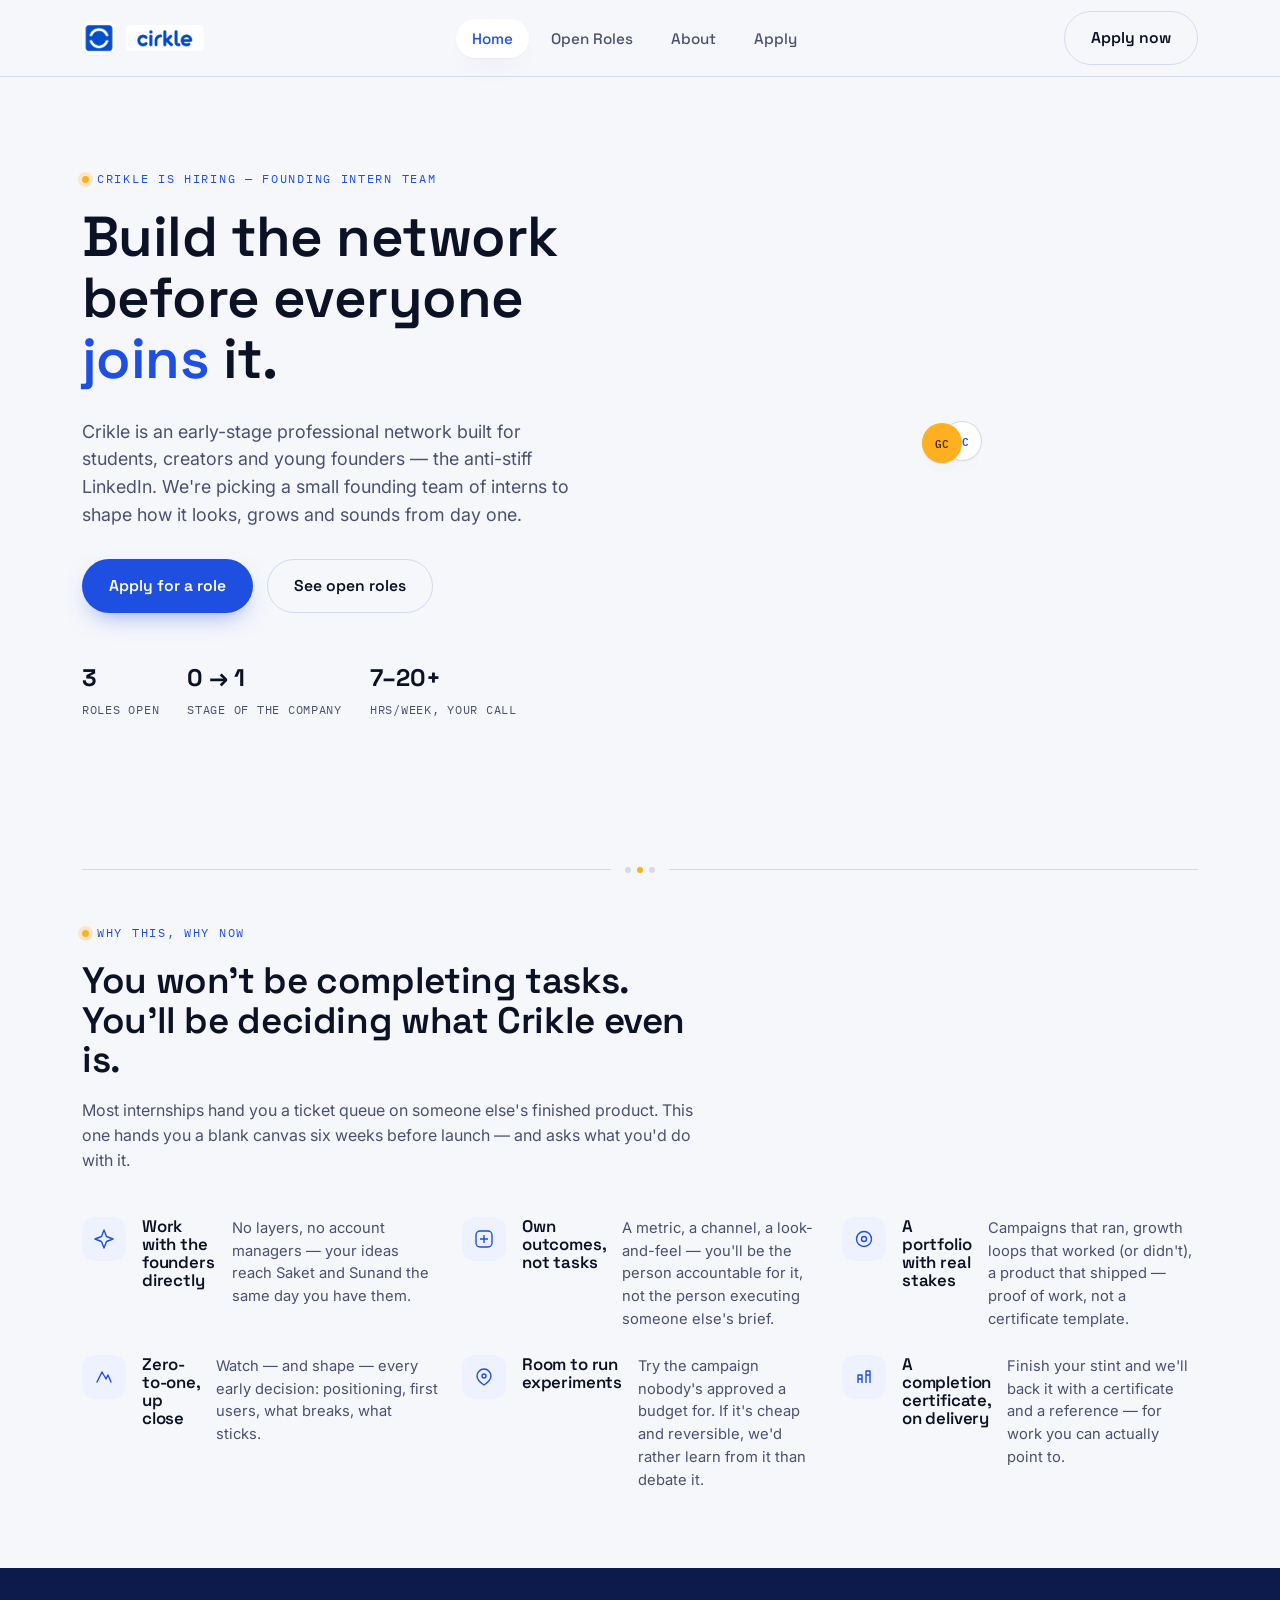
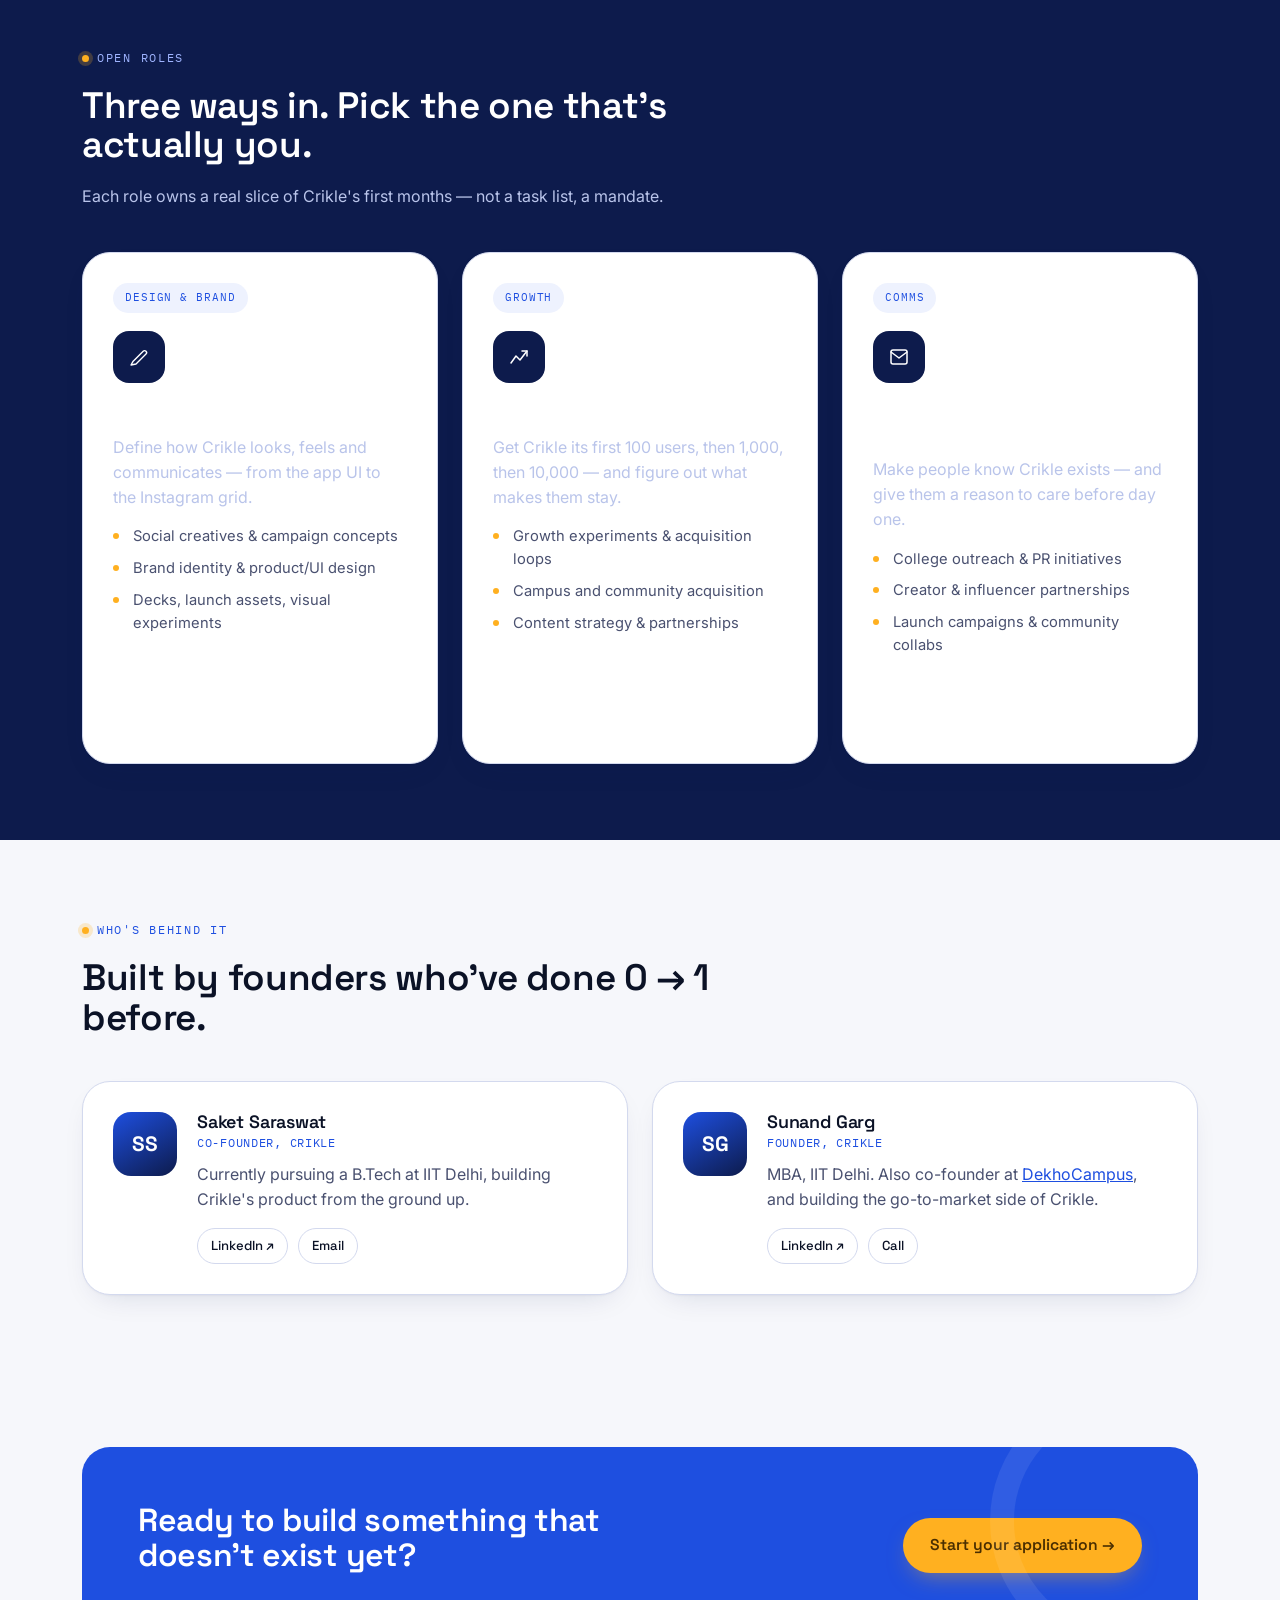
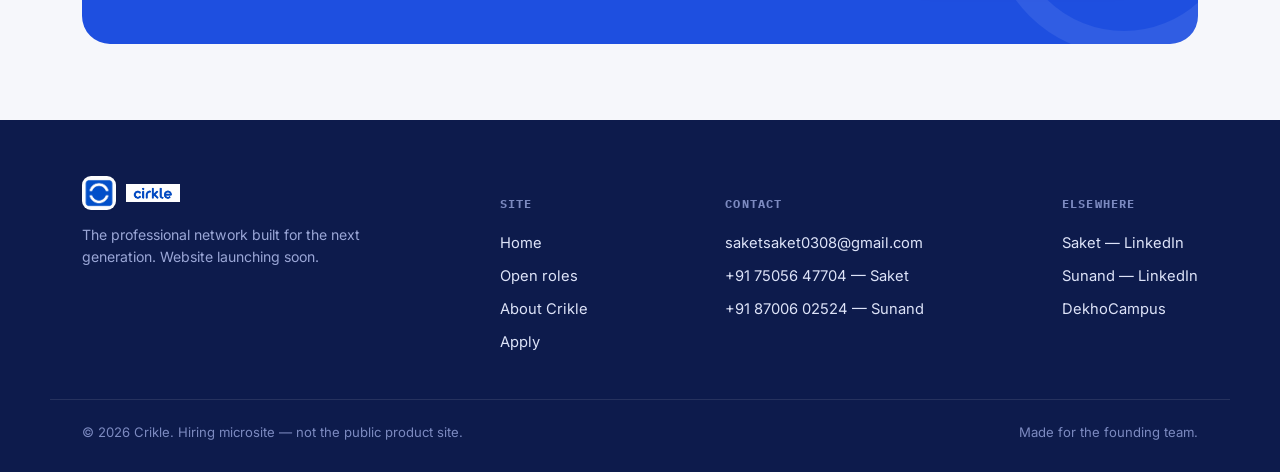
<file: index.html>
<!DOCTYPE html>
<html lang="en">
<head>
<meta charset="UTF-8">
<meta name="viewport" content="width=device-width, initial-scale=1.0">
<title>Crikle — Join the founding intern team</title>
<meta name="description" content="Crikle is building the professional network for the next generation. We're hiring high-agency interns across Visual Experience, Growth & Community, and Brand Outreach.">
<link rel="icon" href="assets/crikle-icon.jpg">
<link rel="stylesheet" href="assets/styles.css">
</head>
<body>

<nav class="site-nav">
  <div class="wrap">
    <a href="index.html" class="brand">
      <span class="brand-mark"><img src="assets/crikle-icon.jpg" alt=""></span>
      <img src="assets/crikle-wordmark.jpg" alt="Crikle" class="brand-word">
    </a>
    <ul class="nav-links">
      <li><a href="index.html" class="active">Home</a></li>
      <li><a href="roles.html">Open Roles</a></li>
      <li><a href="about.html">About</a></li>
      <li><a href="apply.html">Apply</a></li>
    </ul>
    <div class="nav-cta">
      <a href="apply.html" class="btn btn-ghost">Apply now</a>
      <button class="nav-toggle" aria-label="Toggle menu" aria-expanded="false">
        <svg width="18" height="14" viewBox="0 0 18 14" fill="none"><path d="M0 1H18M0 7H18M0 13H18" stroke="#0B1226" stroke-width="1.6"/></svg>
      </button>
    </div>
  </div>
</nav>

<header class="hero">
  <div class="wrap">
    <div>
      <div class="eyebrow">Crikle is hiring — founding intern team</div>
      <h1>Build the network<br>before everyone <em>joins</em> it.</h1>
      <p class="hero-sub">Crikle is an early-stage professional network built for students, creators and young founders — the anti-stiff LinkedIn. We're picking a small founding team of interns to shape how it looks, grows and sounds from day one.</p>
      <div class="hero-actions">
        <a href="apply.html" class="btn btn-primary">Apply for a role</a>
        <a href="roles.html" class="btn btn-ghost">See open roles</a>
      </div>
      <div class="hero-meta">
        <div><strong>3</strong><span>Roles open</span></div>
        <div><strong>0&nbsp;→&nbsp;1</strong><span>Stage of the company</span></div>
        <div><strong>7–20+</strong><span>Hrs/week, your call</span></div>
      </div>
    </div>
    <div class="orbit-stage" aria-hidden="true">
      <div class="orbit-ring"></div>
      <div class="orbit-ring r2"></div>
      <div class="orbit-ring r3"></div>
      <div class="orbit-spin"><div class="node top">VX</div></div>
      <div class="orbit-spin rev"><div class="node bot">BC</div></div>
      <div class="orbit-spin r2"><div class="node mid">GC</div></div>
      <div class="orbit-core"><img src="assets/crikle-icon.jpg" alt="Crikle icon" style="border-radius:8px;"></div>
    </div>
  </div>
</header>

<section>
  <div class="wrap">
    <div class="divider-orbit"><div class="line"></div><div class="dots"><span></span><span></span><span></span></div><div class="line"></div></div>
    <div class="section-head">
      <div class="eyebrow">Why this, why now</div>
      <h2>You won't be completing tasks. You'll be deciding what Crikle even is.</h2>
      <p>Most internships hand you a ticket queue on someone else's finished product. This one hands you a blank canvas six weeks before launch — and asks what you'd do with it.</p>
    </div>
    <div class="grid-3">
      <div class="why-item">
        <div class="why-icon">
          <svg width="20" height="20" viewBox="0 0 20 20" fill="none"><path d="M10 1L12.5 7.5L19 10L12.5 12.5L10 19L7.5 12.5L1 10L7.5 7.5L10 1Z" stroke="currentColor" stroke-width="1.4" stroke-linejoin="round"/></svg>
        </div>
        <h4>Work with the founders directly</h4>
        <p>No layers, no account managers — your ideas reach Saket and Sunand the same day you have them.</p>
      </div>
      <div class="why-item">
        <div class="why-icon">
          <svg width="20" height="20" viewBox="0 0 20 20" fill="none"><rect x="2" y="2" width="16" height="16" rx="4" stroke="currentColor" stroke-width="1.4"/><path d="M6 10H14M10 6V14" stroke="currentColor" stroke-width="1.4"/></svg>
        </div>
        <h4>Own outcomes, not tasks</h4>
        <p>A metric, a channel, a look-and-feel — you'll be the person accountable for it, not the person executing someone else's brief.</p>
      </div>
      <div class="why-item">
        <div class="why-icon">
          <svg width="20" height="20" viewBox="0 0 20 20" fill="none"><circle cx="10" cy="10" r="7.5" stroke="currentColor" stroke-width="1.4"/><circle cx="10" cy="10" r="2.5" stroke="currentColor" stroke-width="1.4"/></svg>
        </div>
        <h4>A portfolio with real stakes</h4>
        <p>Campaigns that ran, growth loops that worked (or didn't), a product that shipped — proof of work, not a certificate template.</p>
      </div>
      <div class="why-item">
        <div class="why-icon">
          <svg width="20" height="20" viewBox="0 0 20 20" fill="none"><path d="M3 15L8 5L12 12L14 8L17 15" stroke="currentColor" stroke-width="1.4" stroke-linejoin="round" stroke-linecap="round"/></svg>
        </div>
        <h4>Zero-to-one, up close</h4>
        <p>Watch — and shape — every early decision: positioning, first users, what breaks, what sticks.</p>
      </div>
      <div class="why-item">
        <div class="why-icon">
          <svg width="20" height="20" viewBox="0 0 20 20" fill="none"><path d="M10 2C6 2 3 5.5 3 9C3 13.5 10 18 10 18C10 18 17 13.5 17 9C17 5.5 14 2 10 2Z" stroke="currentColor" stroke-width="1.4"/><circle cx="10" cy="9" r="2" stroke="currentColor" stroke-width="1.4"/></svg>
        </div>
        <h4>Room to run experiments</h4>
        <p>Try the campaign nobody's approved a budget for. If it's cheap and reversible, we'd rather learn from it than debate it.</p>
      </div>
      <div class="why-item">
        <div class="why-icon">
          <svg width="20" height="20" viewBox="0 0 20 20" fill="none"><path d="M4 16L4 12L8 12L8 16M4 12L4 8L8 8L8 12M12 16L12 8L16 8L16 16M12 8L12 4L16 4L16 8" stroke="currentColor" stroke-width="1.4" stroke-linejoin="round"/></svg>
        </div>
        <h4>A completion certificate, on delivery</h4>
        <p>Finish your stint and we'll back it with a certificate and a reference — for work you can actually point to.</p>
      </div>
    </div>
  </div>
</section>

<section class="dark">
  <div class="wrap">
    <div class="section-head">
      <div class="eyebrow on-dark">Open roles</div>
      <h2>Three ways in. Pick the one that's actually you.</h2>
      <p>Each role owns a real slice of Crikle's first months — not a task list, a mandate.</p>
    </div>
    <div class="grid-3">
      <div class="card role-card">
        <span class="tag">Design &amp; Brand</span>
        <div class="role-icon">
          <svg width="22" height="22" viewBox="0 0 22 22" fill="none"><path d="M3 19L8 18L18 8C18.8 7.2 18.8 6 18 5.2C17.2 4.4 16 4.4 15.2 5.2L5.2 15.2L3 19Z" stroke="white" stroke-width="1.4" stroke-linejoin="round"/></svg>
        </div>
        <h3>Visual Experience Intern</h3>
        <p>Define how Crikle looks, feels and communicates — from the app UI to the Instagram grid.</p>
        <ul>
          <li>Social creatives &amp; campaign concepts</li>
          <li>Brand identity &amp; product/UI design</li>
          <li>Decks, launch assets, visual experiments</li>
        </ul>
        <a href="roles.html#visual-experience" class="btn btn-ghost on-dark">Read the full brief</a>
      </div>
      <div class="card role-card">
        <span class="tag">Growth</span>
        <div class="role-icon">
          <svg width="22" height="22" viewBox="0 0 22 22" fill="none"><path d="M3 17L8 10L12 14L19 5" stroke="white" stroke-width="1.5" stroke-linecap="round" stroke-linejoin="round"/><path d="M14 5H19V10" stroke="white" stroke-width="1.5" stroke-linecap="round" stroke-linejoin="round"/></svg>
        </div>
        <h3>Growth &amp; Community Intern</h3>
        <p>Get Crikle its first 100 users, then 1,000, then 10,000 — and figure out what makes them stay.</p>
        <ul>
          <li>Growth experiments &amp; acquisition loops</li>
          <li>Campus and community acquisition</li>
          <li>Content strategy &amp; partnerships</li>
        </ul>
        <a href="roles.html#growth-community" class="btn btn-ghost on-dark">Read the full brief</a>
      </div>
      <div class="card role-card">
        <span class="tag">Comms</span>
        <div class="role-icon">
          <svg width="22" height="22" viewBox="0 0 22 22" fill="none"><path d="M3 6L11 12L19 6" stroke="white" stroke-width="1.5" stroke-linecap="round" stroke-linejoin="round"/><rect x="3" y="4" width="16" height="14" rx="2" stroke="white" stroke-width="1.5"/></svg>
        </div>
        <h3>Brand Communications &amp; Outreach Intern</h3>
        <p>Make people know Crikle exists — and give them a reason to care before day one.</p>
        <ul>
          <li>College outreach &amp; PR initiatives</li>
          <li>Creator &amp; influencer partnerships</li>
          <li>Launch campaigns &amp; community collabs</li>
        </ul>
        <a href="roles.html#brand-outreach" class="btn btn-ghost on-dark">Read the full brief</a>
      </div>
    </div>
  </div>
</section>

<section>
  <div class="wrap">
    <div class="section-head">
      <div class="eyebrow">Who's behind it</div>
      <h2>Built by founders who've done 0 → 1 before.</h2>
    </div>
    <div class="grid-2">
      <div class="card founder-card">
        <div class="founder-avatar">SS</div>
        <div>
          <h4>Saket Saraswat</h4>
          <span class="founder-role">Co-founder, Crikle</span>
          <p>Currently pursuing a B.Tech at IIT Delhi, building Crikle's product from the ground up.</p>
          <div class="founder-links">
            <a href="https://www.linkedin.com/in/saket-saraswat/" target="_blank" rel="noopener">LinkedIn ↗</a>
            <a href="mailto:saketsaket0308@gmail.com">Email</a>
          </div>
        </div>
      </div>
      <div class="card founder-card">
        <div class="founder-avatar">SG</div>
        <div>
          <h4>Sunand Garg</h4>
          <span class="founder-role">Founder, Crikle</span>
          <p>MBA, IIT Delhi. Also co-founder at <a href="https://dekhocampus.com/" target="_blank" rel="noopener" style="color:var(--blue); text-decoration:underline;">DekhoCampus</a>, and building the go-to-market side of Crikle.</p>
          <div class="founder-links">
            <a href="https://www.linkedin.com/in/sunandgarg/" target="_blank" rel="noopener">LinkedIn ↗</a>
            <a href="tel:8700602524">Call</a>
          </div>
        </div>
      </div>
    </div>
  </div>
</section>

<section>
  <div class="wrap">
    <div class="cta-band">
      <h2>Ready to build something that doesn't exist yet?</h2>
      <a href="apply.html" class="btn btn-amber">Start your application →</a>
    </div>
  </div>
</section>

<footer>
  <div class="wrap">
    <div class="footer-col" style="max-width:280px;">
      <div class="footer-brand">
        <span class="brand-mark"><img src="assets/crikle-icon.jpg" alt=""></span>
        <img src="assets/crikle-wordmark.jpg" alt="Crikle" style="height:18px; width:auto;">
      </div>
      <p style="color:#9AA6D6; font-size:0.88rem;">The professional network built for the next generation. Website launching soon.</p>
    </div>
    <div class="footer-col">
      <h5>Site</h5>
      <a href="index.html">Home</a>
      <a href="roles.html">Open roles</a>
      <a href="about.html">About Crikle</a>
      <a href="apply.html">Apply</a>
    </div>
    <div class="footer-col">
      <h5>Contact</h5>
      <a href="mailto:saketsaket0308@gmail.com">saketsaket0308@gmail.com</a>
      <a href="tel:7505647704">+91 75056 47704 — Saket</a>
      <a href="tel:8700602524">+91 87006 02524 — Sunand</a>
    </div>
    <div class="footer-col">
      <h5>Elsewhere</h5>
      <a href="https://www.linkedin.com/in/saket-saraswat/" target="_blank" rel="noopener">Saket — LinkedIn</a>
      <a href="https://www.linkedin.com/in/sunandgarg/" target="_blank" rel="noopener">Sunand — LinkedIn</a>
      <a href="https://dekhocampus.com/" target="_blank" rel="noopener">DekhoCampus</a>
    </div>
  </div>
  <div class="wrap footer-bottom">
    <span>© 2026 Crikle. Hiring microsite — not the public product site.</span>
    <span>Made for the founding team.</span>
  </div>
</footer>

<script src="assets/script.js"></script>
</body>
</html>
</file>
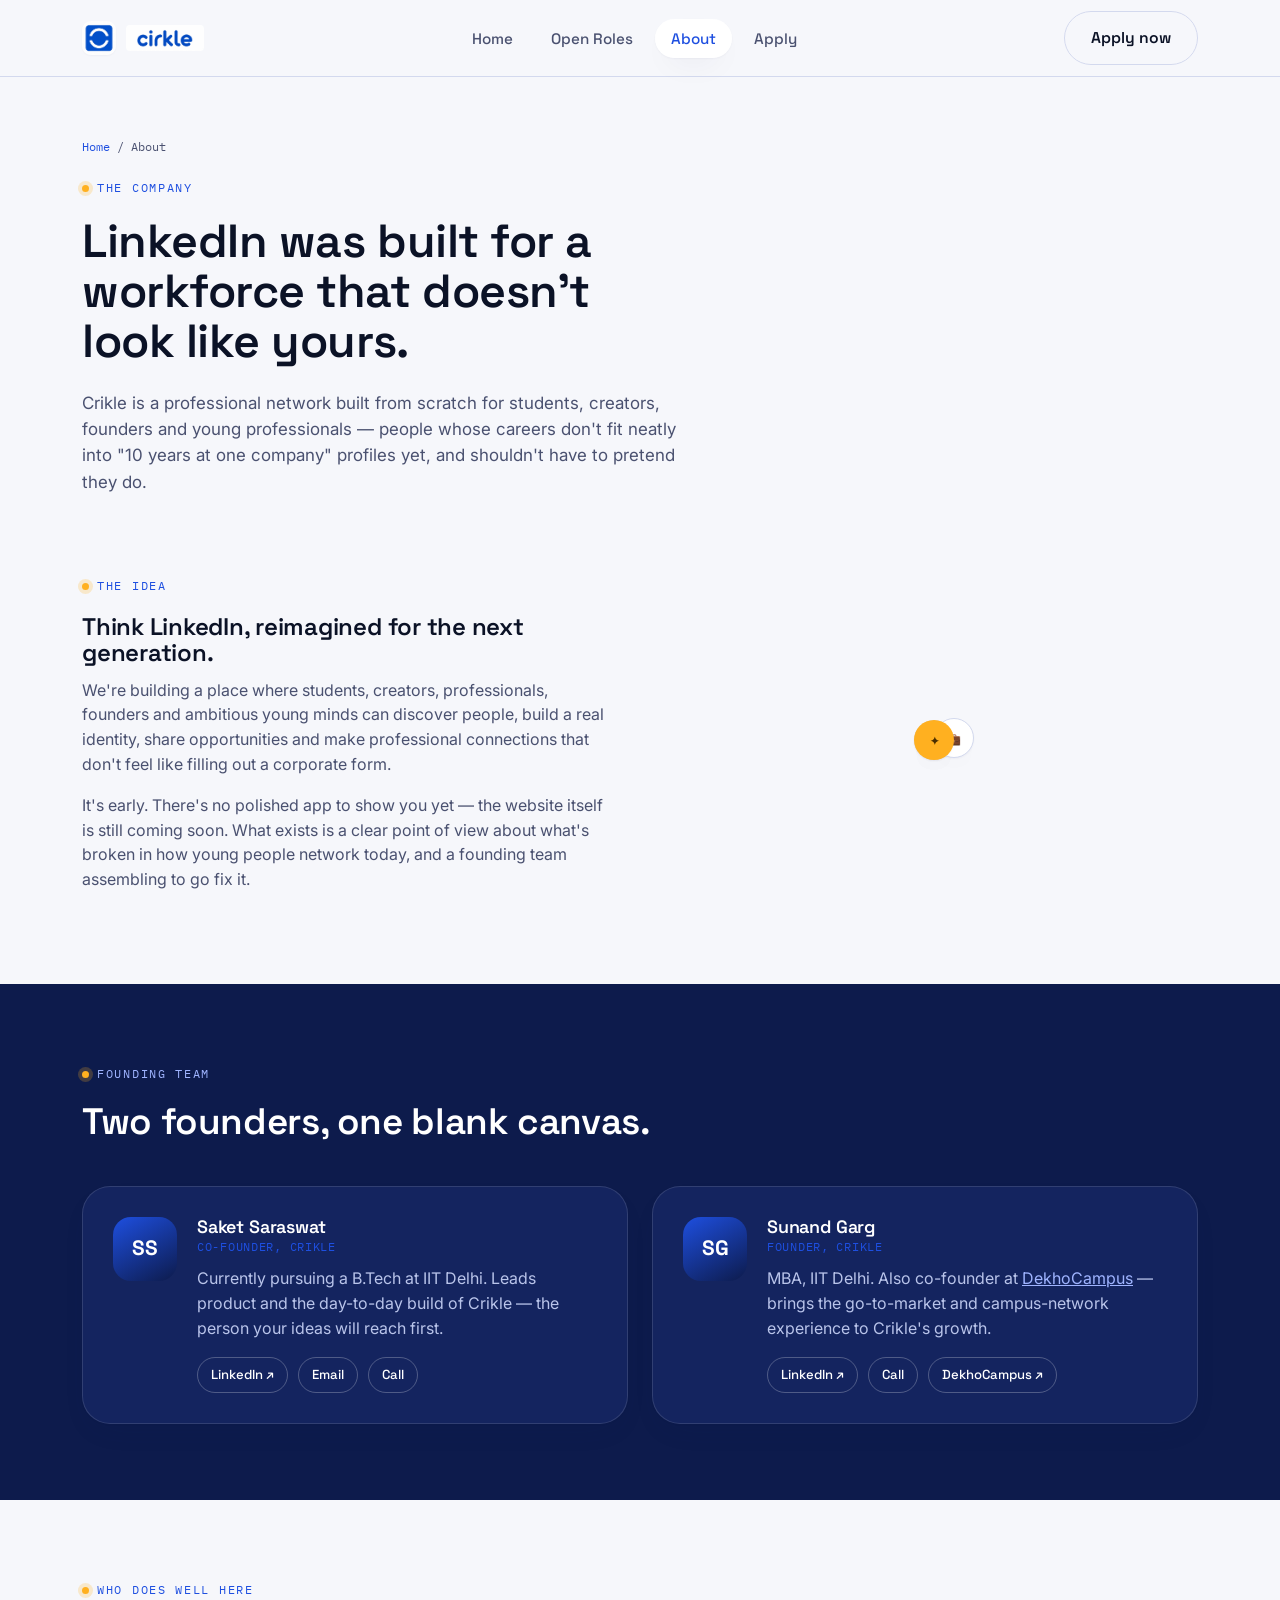
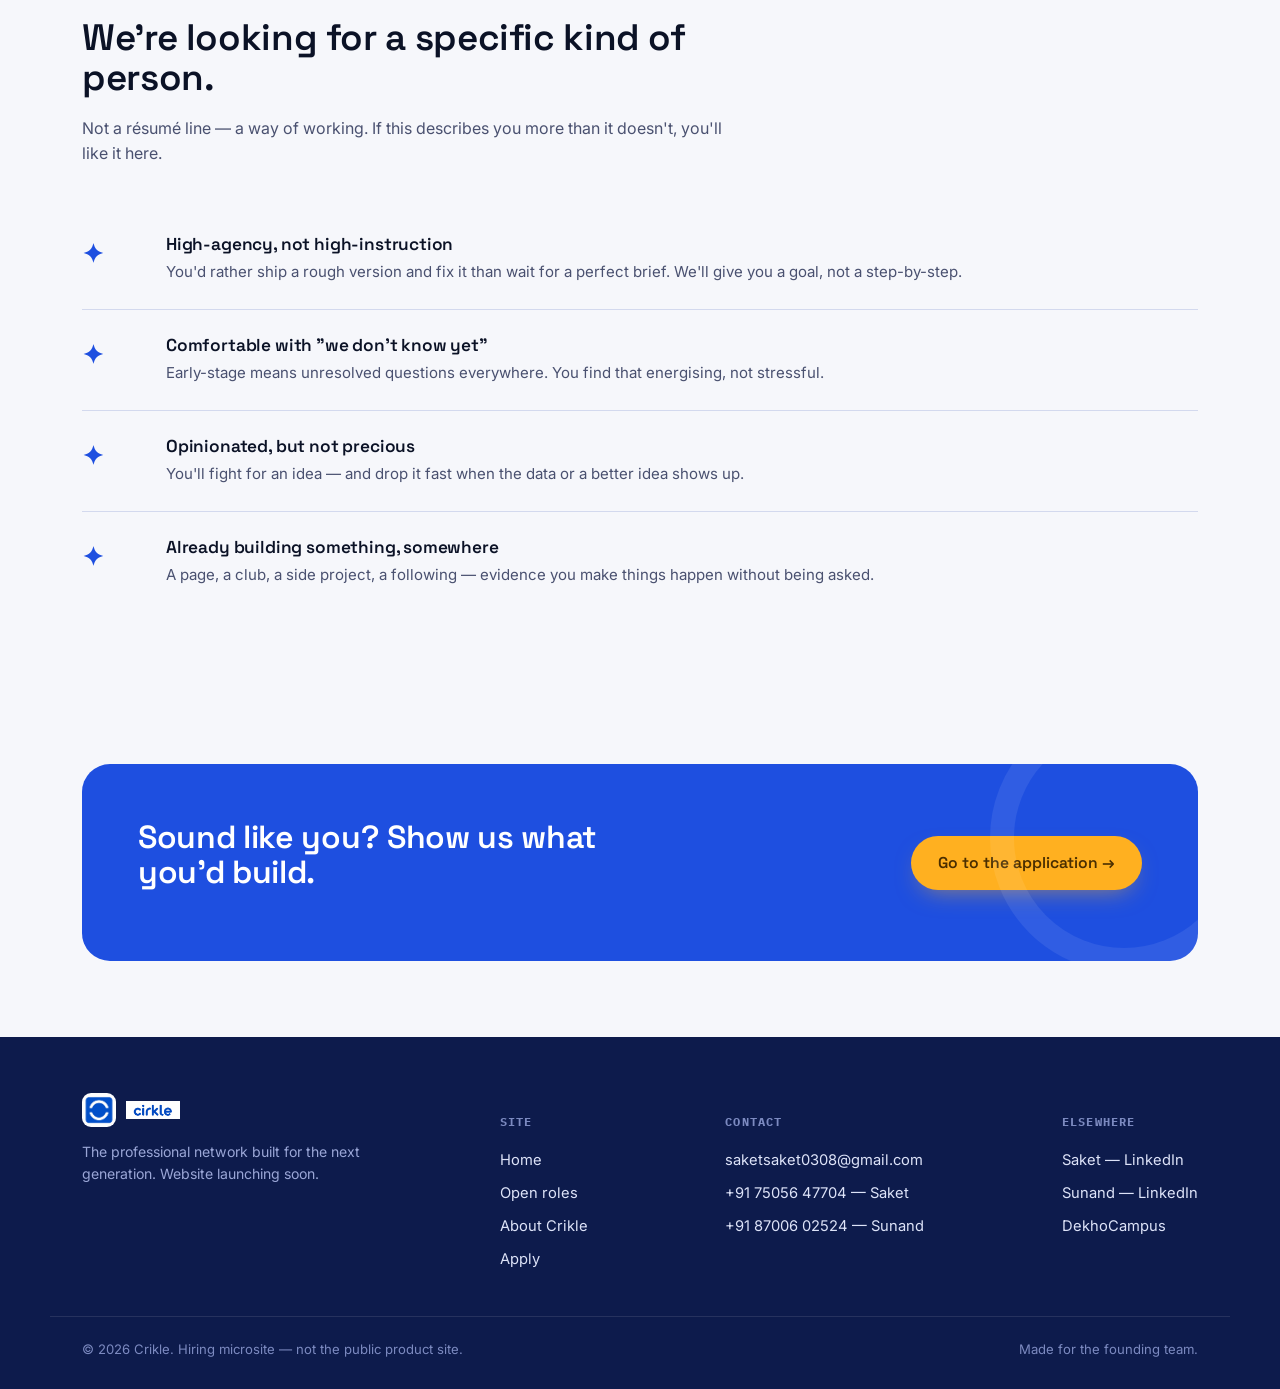
<file: about.html>
<!DOCTYPE html>
<html lang="en">
<head>
<meta charset="UTF-8">
<meta name="viewport" content="width=device-width, initial-scale=1.0">
<title>About Crikle</title>
<meta name="description" content="Crikle is an early-stage professional network built for students, creators and young founders. Meet the founding team behind it.">
<link rel="icon" href="assets/crikle-icon.jpg">
<link rel="stylesheet" href="assets/styles.css">
</head>
<body>

<nav class="site-nav">
  <div class="wrap">
    <a href="index.html" class="brand">
      <span class="brand-mark"><img src="assets/crikle-icon.jpg" alt=""></span>
      <img src="assets/crikle-wordmark.jpg" alt="Crikle" class="brand-word">
    </a>
    <ul class="nav-links">
      <li><a href="index.html">Home</a></li>
      <li><a href="roles.html">Open Roles</a></li>
      <li><a href="about.html" class="active">About</a></li>
      <li><a href="apply.html">Apply</a></li>
    </ul>
    <div class="nav-cta">
      <a href="apply.html" class="btn btn-ghost">Apply now</a>
      <button class="nav-toggle" aria-label="Toggle menu" aria-expanded="false">
        <svg width="18" height="14" viewBox="0 0 18 14" fill="none"><path d="M0 1H18M0 7H18M0 13H18" stroke="#0B1226" stroke-width="1.6"/></svg>
      </button>
    </div>
  </div>
</nav>

<header class="page-hero">
  <div class="wrap">
    <div class="breadcrumb"><a href="index.html">Home</a> / About</div>
    <div class="eyebrow">The company</div>
    <h1>LinkedIn was built for a workforce that doesn't look like yours.</h1>
    <p>Crikle is a professional network built from scratch for students, creators, founders and young professionals — people whose careers don't fit neatly into "10 years at one company" profiles yet, and shouldn't have to pretend they do.</p>
  </div>
</header>

<section style="padding-top:20px;">
  <div class="wrap">
    <div class="grid-2" style="align-items:center; gap:60px;">
      <div>
        <div class="eyebrow">The idea</div>
        <h2>Think LinkedIn, reimagined for the next generation.</h2>
        <p>We're building a place where students, creators, professionals, founders and ambitious young minds can discover people, build a real identity, share opportunities and make professional connections that don't feel like filling out a corporate form.</p>
        <p>It's early. There's no polished app to show you yet — the website itself is still coming soon. What exists is a clear point of view about what's broken in how young people network today, and a founding team assembling to go fix it.</p>
      </div>
      <div class="orbit-stage" style="max-width:360px;" aria-hidden="true">
        <div class="orbit-ring"></div>
        <div class="orbit-ring r2"></div>
        <div class="orbit-ring r3"></div>
        <div class="orbit-spin"><div class="node top">🎓</div></div>
        <div class="orbit-spin rev"><div class="node bot">💼</div></div>
        <div class="orbit-spin r2"><div class="node mid">✦</div></div>
        <div class="orbit-core"><img src="assets/crikle-icon.jpg" alt="Crikle icon" style="border-radius:8px;"></div>
      </div>
    </div>
  </div>
</section>

<section class="dark">
  <div class="wrap">
    <div class="section-head">
      <div class="eyebrow on-dark">Founding team</div>
      <h2>Two founders, one blank canvas.</h2>
    </div>
    <div class="grid-2">
      <div class="card founder-card" style="background:var(--deep-raised); border-color:rgba(255,255,255,0.12);">
        <div class="founder-avatar">SS</div>
        <div>
          <h4 style="color:#fff;">Saket Saraswat</h4>
          <span class="founder-role">Co-founder, Crikle</span>
          <p style="color:#B9C4EA;">Currently pursuing a B.Tech at IIT Delhi. Leads product and the day-to-day build of Crikle — the person your ideas will reach first.</p>
          <div class="founder-links">
            <a href="https://www.linkedin.com/in/saket-saraswat/" target="_blank" rel="noopener" style="border-color:rgba(255,255,255,0.25); color:#fff;">LinkedIn ↗</a>
            <a href="mailto:saketsaket0308@gmail.com" style="border-color:rgba(255,255,255,0.25); color:#fff;">Email</a>
            <a href="tel:7505647704" style="border-color:rgba(255,255,255,0.25); color:#fff;">Call</a>
          </div>
        </div>
      </div>
      <div class="card founder-card" style="background:var(--deep-raised); border-color:rgba(255,255,255,0.12);">
        <div class="founder-avatar">SG</div>
        <div>
          <h4 style="color:#fff;">Sunand Garg</h4>
          <span class="founder-role">Founder, Crikle</span>
          <p style="color:#B9C4EA;">MBA, IIT Delhi. Also co-founder at <a href="https://dekhocampus.com/" target="_blank" rel="noopener" style="color:#9FB4FF; text-decoration:underline;">DekhoCampus</a> — brings the go-to-market and campus-network experience to Crikle's growth.</p>
          <div class="founder-links">
            <a href="https://www.linkedin.com/in/sunandgarg/" target="_blank" rel="noopener" style="border-color:rgba(255,255,255,0.25); color:#fff;">LinkedIn ↗</a>
            <a href="tel:8700602524" style="border-color:rgba(255,255,255,0.25); color:#fff;">Call</a>
            <a href="https://dekhocampus.com/" target="_blank" rel="noopener" style="border-color:rgba(255,255,255,0.25); color:#fff;">DekhoCampus ↗</a>
          </div>
        </div>
      </div>
    </div>
  </div>
</section>

<section>
  <div class="wrap">
    <div class="section-head">
      <div class="eyebrow">Who does well here</div>
      <h2>We're looking for a specific kind of person.</h2>
      <p>Not a résumé line — a way of working. If this describes you more than it doesn't, you'll like it here.</p>
    </div>
    <div class="timeline">
      <div class="timeline-item active">
        <div class="timeline-num">✦</div>
        <div>
          <h4>High-agency, not high-instruction</h4>
          <p>You'd rather ship a rough version and fix it than wait for a perfect brief. We'll give you a goal, not a step-by-step.</p>
        </div>
      </div>
      <div class="timeline-item active">
        <div class="timeline-num">✦</div>
        <div>
          <h4>Comfortable with "we don't know yet"</h4>
          <p>Early-stage means unresolved questions everywhere. You find that energising, not stressful.</p>
        </div>
      </div>
      <div class="timeline-item active">
        <div class="timeline-num">✦</div>
        <div>
          <h4>Opinionated, but not precious</h4>
          <p>You'll fight for an idea — and drop it fast when the data or a better idea shows up.</p>
        </div>
      </div>
      <div class="timeline-item active">
        <div class="timeline-num">✦</div>
        <div>
          <h4>Already building something, somewhere</h4>
          <p>A page, a club, a side project, a following — evidence you make things happen without being asked.</p>
        </div>
      </div>
    </div>
  </div>
</section>

<section>
  <div class="wrap">
    <div class="cta-band">
      <h2>Sound like you? Show us what you'd build.</h2>
      <a href="apply.html" class="btn btn-amber">Go to the application →</a>
    </div>
  </div>
</section>

<footer>
  <div class="wrap">
    <div class="footer-col" style="max-width:280px;">
      <div class="footer-brand">
        <span class="brand-mark"><img src="assets/crikle-icon.jpg" alt=""></span>
        <img src="assets/crikle-wordmark.jpg" alt="Crikle" style="height:18px; width:auto;">
      </div>
      <p style="color:#9AA6D6; font-size:0.88rem;">The professional network built for the next generation. Website launching soon.</p>
    </div>
    <div class="footer-col">
      <h5>Site</h5>
      <a href="index.html">Home</a>
      <a href="roles.html">Open roles</a>
      <a href="about.html">About Crikle</a>
      <a href="apply.html">Apply</a>
    </div>
    <div class="footer-col">
      <h5>Contact</h5>
      <a href="mailto:saketsaket0308@gmail.com">saketsaket0308@gmail.com</a>
      <a href="tel:7505647704">+91 75056 47704 — Saket</a>
      <a href="tel:8700602524">+91 87006 02524 — Sunand</a>
    </div>
    <div class="footer-col">
      <h5>Elsewhere</h5>
      <a href="https://www.linkedin.com/in/saket-saraswat/" target="_blank" rel="noopener">Saket — LinkedIn</a>
      <a href="https://www.linkedin.com/in/sunandgarg/" target="_blank" rel="noopener">Sunand — LinkedIn</a>
      <a href="https://dekhocampus.com/" target="_blank" rel="noopener">DekhoCampus</a>
    </div>
  </div>
  <div class="wrap footer-bottom">
    <span>© 2026 Crikle. Hiring microsite — not the public product site.</span>
    <span>Made for the founding team.</span>
  </div>
</footer>

<script src="assets/script.js"></script>
</body>
</html>
</file>
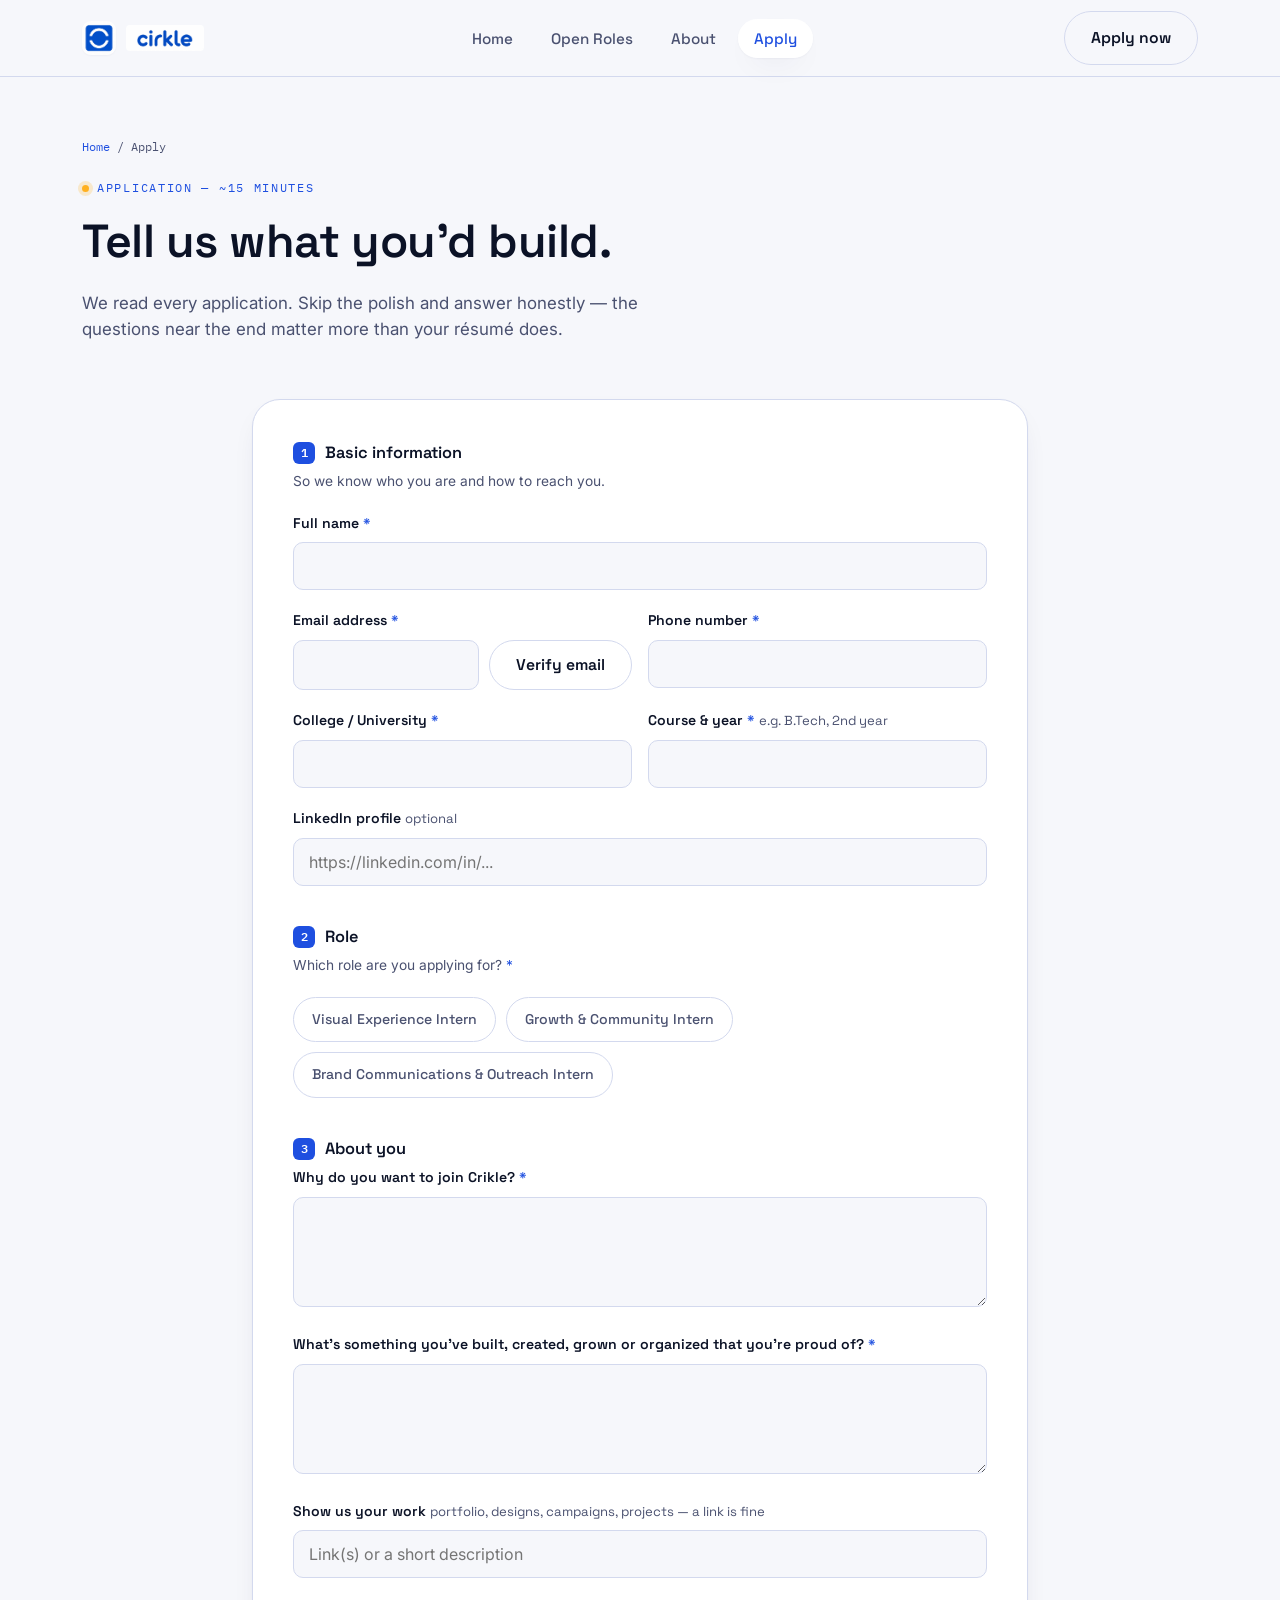
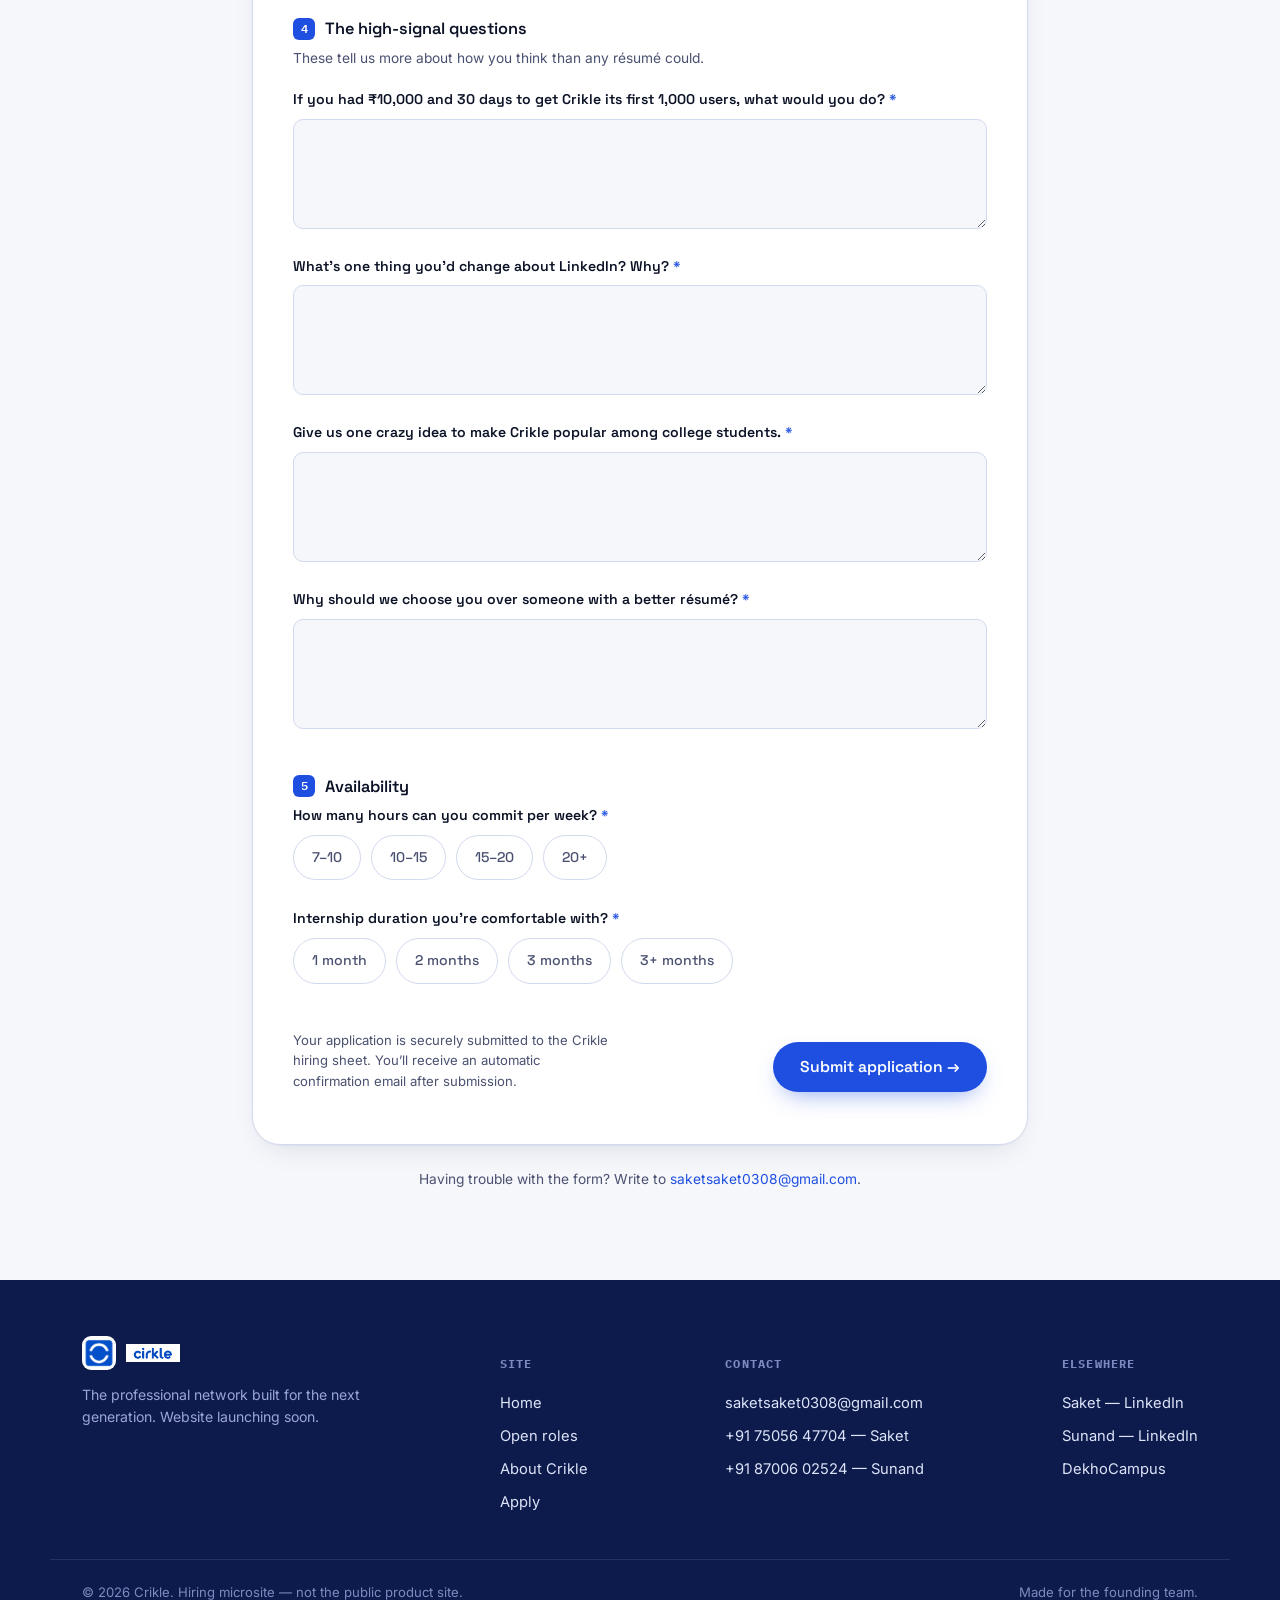
<file: apply.html>
<!DOCTYPE html>
<html lang="en">
<head>
<meta charset="UTF-8">
<meta name="viewport" content="width=device-width, initial-scale=1.0">
<title>Apply — Crikle Internships</title>
<meta name="description" content="Apply to join Crikle's founding intern team — Visual Experience, Growth & Community, or Brand Communications & Outreach.">
<link rel="icon" href="assets/crikle-icon.jpg">
<link rel="stylesheet" href="assets/styles.css">
</head>
<body>

<nav class="site-nav">
  <div class="wrap">
    <a href="index.html" class="brand">
      <span class="brand-mark"><img src="assets/crikle-icon.jpg" alt=""></span>
      <img src="assets/crikle-wordmark.jpg" alt="Crikle" class="brand-word">
    </a>
    <ul class="nav-links">
      <li><a href="index.html">Home</a></li>
      <li><a href="roles.html">Open Roles</a></li>
      <li><a href="about.html">About</a></li>
      <li><a href="apply.html" class="active">Apply</a></li>
    </ul>
    <div class="nav-cta">
      <a href="apply.html" class="btn btn-ghost">Apply now</a>
      <button class="nav-toggle" aria-label="Toggle menu" aria-expanded="false">
        <svg width="18" height="14" viewBox="0 0 18 14" fill="none"><path d="M0 1H18M0 7H18M0 13H18" stroke="#0B1226" stroke-width="1.6"/></svg>
      </button>
    </div>
  </div>
</nav>

<header class="page-hero">
  <div class="wrap">
    <div class="breadcrumb"><a href="index.html">Home</a> / Apply</div>
    <div class="eyebrow">Application — ~15 minutes</div>
    <h1>Tell us what you'd build.</h1>
    <p>We read every application. Skip the polish and answer honestly — the questions near the end matter more than your résumé does.</p>
  </div>
</header>

<section style="padding-top:0;">
  <div class="wrap" style="max-width:840px;">

    <div id="form-status" class="status-banner"></div>

    <form id="apply-form" class="form-card" novalidate>
      <!-- Honeypot: invisible to real applicants, useful for basic bot filtering. -->
      <div aria-hidden="true" style="position:absolute; left:-10000px; width:1px; height:1px; overflow:hidden;">
        <label for="website">Website</label>
        <input type="text" id="website" name="website" tabindex="-1" autocomplete="off">
      </div>

      <div class="form-section">
        <div class="form-section-title"><span class="idx">1</span>Basic information</div>
        <div class="form-section-sub">So we know who you are and how to reach you.</div>

        <div class="field">
          <label for="full_name">Full name <span class="required">*</span></label>
          <input type="text" id="full_name" name="full_name" required autocomplete="name">
        </div>
        <div class="field-row">
          <div class="field">
            <label for="email">Email address <span class="required">*</span></label>
            <div style="display:flex; gap:10px; align-items:stretch;">
              <input type="email" id="email" name="email" required autocomplete="email" style="flex:1;">
              <button type="button" id="verify-email-btn" class="btn btn-ghost" style="white-space:nowrap;">Verify email</button>
            </div>
            <div id="email-verification-box" style="display:none; margin-top:10px;">
              <small id="email-verification-message" style="display:block; color:var(--ink-soft);">
                Check your inbox and click the Crikle verification link.
              </small>
            </div>
            <input type="hidden" id="email_verified" name="email_verified" value="false">
            <input type="hidden" id="email_verification_token" name="email_verification_token" value="">
          </div>
          <div class="field">
            <label for="phone">Phone number <span class="required">*</span></label>
            <input type="tel" id="phone" name="phone" required autocomplete="tel">
          </div>
        </div>
        <div class="field-row">
          <div class="field">
            <label for="college">College / University <span class="required">*</span></label>
            <input type="text" id="college" name="college" required>
          </div>
          <div class="field">
            <label for="course_year">Course &amp; year <span class="required">*</span> <span class="hint">e.g. B.Tech, 2nd year</span></label>
            <input type="text" id="course_year" name="course_year" required>
          </div>
        </div>
        <div class="field">
          <label for="linkedin">LinkedIn profile <span class="hint">optional</span></label>
          <input type="url" id="linkedin" name="linkedin" placeholder="https://linkedin.com/in/...">
        </div>
      </div>

      <div class="form-section">
        <div class="form-section-title"><span class="idx">2</span>Role</div>
        <div class="form-section-sub">Which role are you applying for? <span class="required">*</span></div>
        <div class="choice-group" role="radiogroup" aria-label="Role">
          <label class="choice-pill"><input type="radio" name="role" value="Visual Experience Intern" required><span>Visual Experience Intern</span></label>
          <label class="choice-pill"><input type="radio" name="role" value="Growth &amp; Community Intern"><span>Growth &amp; Community Intern</span></label>
          <label class="choice-pill"><input type="radio" name="role" value="Brand Communications &amp; Outreach Intern"><span>Brand Communications &amp; Outreach Intern</span></label>
        </div>
      </div>

      <div class="form-section">
        <div class="form-section-title"><span class="idx">3</span>About you</div>

        <div class="field">
          <label for="why_join">Why do you want to join Crikle? <span class="required">*</span></label>
          <textarea id="why_join" name="why_join" required></textarea>
        </div>
        <div class="field">
          <label for="proud_of">What's something you've built, created, grown or organized that you're proud of? <span class="required">*</span></label>
          <textarea id="proud_of" name="proud_of" required></textarea>
        </div>
        <div class="field">
          <label for="portfolio">Show us your work <span class="hint">portfolio, designs, campaigns, projects — a link is fine</span></label>
          <input type="text" id="portfolio" name="portfolio" placeholder="Link(s) or a short description">
        </div>
      </div>

      <div class="form-section">
        <div class="form-section-title"><span class="idx">4</span>The high-signal questions</div>
        <div class="form-section-sub">These tell us more about how you think than any résumé could.</div>

        <div class="field">
          <label for="signal_1000">If you had ₹10,000 and 30 days to get Crikle its first 1,000 users, what would you do? <span class="required">*</span></label>
          <textarea id="signal_1000" name="signal_1000" required></textarea>
        </div>
        <div class="field">
          <label for="signal_linkedin">What's one thing you'd change about LinkedIn? Why? <span class="required">*</span></label>
          <textarea id="signal_linkedin" name="signal_linkedin" required></textarea>
        </div>
        <div class="field">
          <label for="signal_idea">Give us one crazy idea to make Crikle popular among college students. <span class="required">*</span></label>
          <textarea id="signal_idea" name="signal_idea" required></textarea>
        </div>
        <div class="field">
          <label for="signal_why_you">Why should we choose you over someone with a better résumé? <span class="required">*</span></label>
          <textarea id="signal_why_you" name="signal_why_you" required></textarea>
        </div>
      </div>

      <div class="form-section">
        <div class="form-section-title"><span class="idx">5</span>Availability</div>

        <div class="field">
          <label>How many hours can you commit per week? <span class="required">*</span></label>
          <div class="choice-group" role="radiogroup" aria-label="Hours per week">
            <label class="choice-pill"><input type="radio" name="hours" value="7–10 hrs/week" required><span>7–10</span></label>
            <label class="choice-pill"><input type="radio" name="hours" value="10–15 hrs/week"><span>10–15</span></label>
            <label class="choice-pill"><input type="radio" name="hours" value="15–20 hrs/week"><span>15–20</span></label>
            <label class="choice-pill"><input type="radio" name="hours" value="20+ hrs/week"><span>20+</span></label>
          </div>
        </div>
        <div class="field">
          <label>Internship duration you're comfortable with? <span class="required">*</span></label>
          <div class="choice-group" role="radiogroup" aria-label="Duration">
            <label class="choice-pill"><input type="radio" name="duration" value="1 month" required><span>1 month</span></label>
            <label class="choice-pill"><input type="radio" name="duration" value="2 months"><span>2 months</span></label>
            <label class="choice-pill"><input type="radio" name="duration" value="3 months"><span>3 months</span></label>
            <label class="choice-pill"><input type="radio" name="duration" value="3+ months"><span>3+ months</span></label>
          </div>
        </div>
      </div>

      <div class="form-foot">
        <p class="form-note">Your application is securely submitted to the Crikle hiring sheet. You’ll receive an automatic confirmation email after submission.</p>
        <div style="display:flex; gap:12px; align-items:center;">
          <button type="button" id="copy-application" class="btn btn-ghost" style="display:none;">Copy application</button>
          <button type="submit" class="btn btn-primary">Submit application →</button>
        </div>
      </div>
    </form>

    <p style="text-align:center; font-size:0.86rem; color:var(--ink-soft); margin-top:24px;">
      Having trouble with the form? Write to <a href="mailto:saketsaket0308@gmail.com" style="color:var(--blue);">saketsaket0308@gmail.com</a>.
    </p>
  </div>
</section>

<footer>
  <div class="wrap">
    <div class="footer-col" style="max-width:280px;">
      <div class="footer-brand">
        <span class="brand-mark"><img src="assets/crikle-icon.jpg" alt=""></span>
        <img src="assets/crikle-wordmark.jpg" alt="Crikle" style="height:18px; width:auto;">
      </div>
      <p style="color:#9AA6D6; font-size:0.88rem;">The professional network built for the next generation. Website launching soon.</p>
    </div>
    <div class="footer-col">
      <h5>Site</h5>
      <a href="index.html">Home</a>
      <a href="roles.html">Open roles</a>
      <a href="about.html">About Crikle</a>
      <a href="apply.html">Apply</a>
    </div>
    <div class="footer-col">
      <h5>Contact</h5>
      <a href="mailto:saketsaket0308@gmail.com">saketsaket0308@gmail.com</a>
      <a href="tel:7505647704">+91 75056 47704 — Saket</a>
      <a href="tel:8700602524">+91 87006 02524 — Sunand</a>
    </div>
    <div class="footer-col">
      <h5>Elsewhere</h5>
      <a href="https://www.linkedin.com/in/saket-saraswat/" target="_blank" rel="noopener">Saket — LinkedIn</a>
      <a href="https://www.linkedin.com/in/sunandgarg/" target="_blank" rel="noopener">Sunand — LinkedIn</a>
      <a href="https://dekhocampus.com/" target="_blank" rel="noopener">DekhoCampus</a>
    </div>
  </div>
  <div class="wrap footer-bottom">
    <span>© 2026 Crikle. Hiring microsite — not the public product site.</span>
    <span>Made for the founding team.</span>
  </div>
</footer>

<script src="assets/script.js"></script>
</body>
</html>
</file>
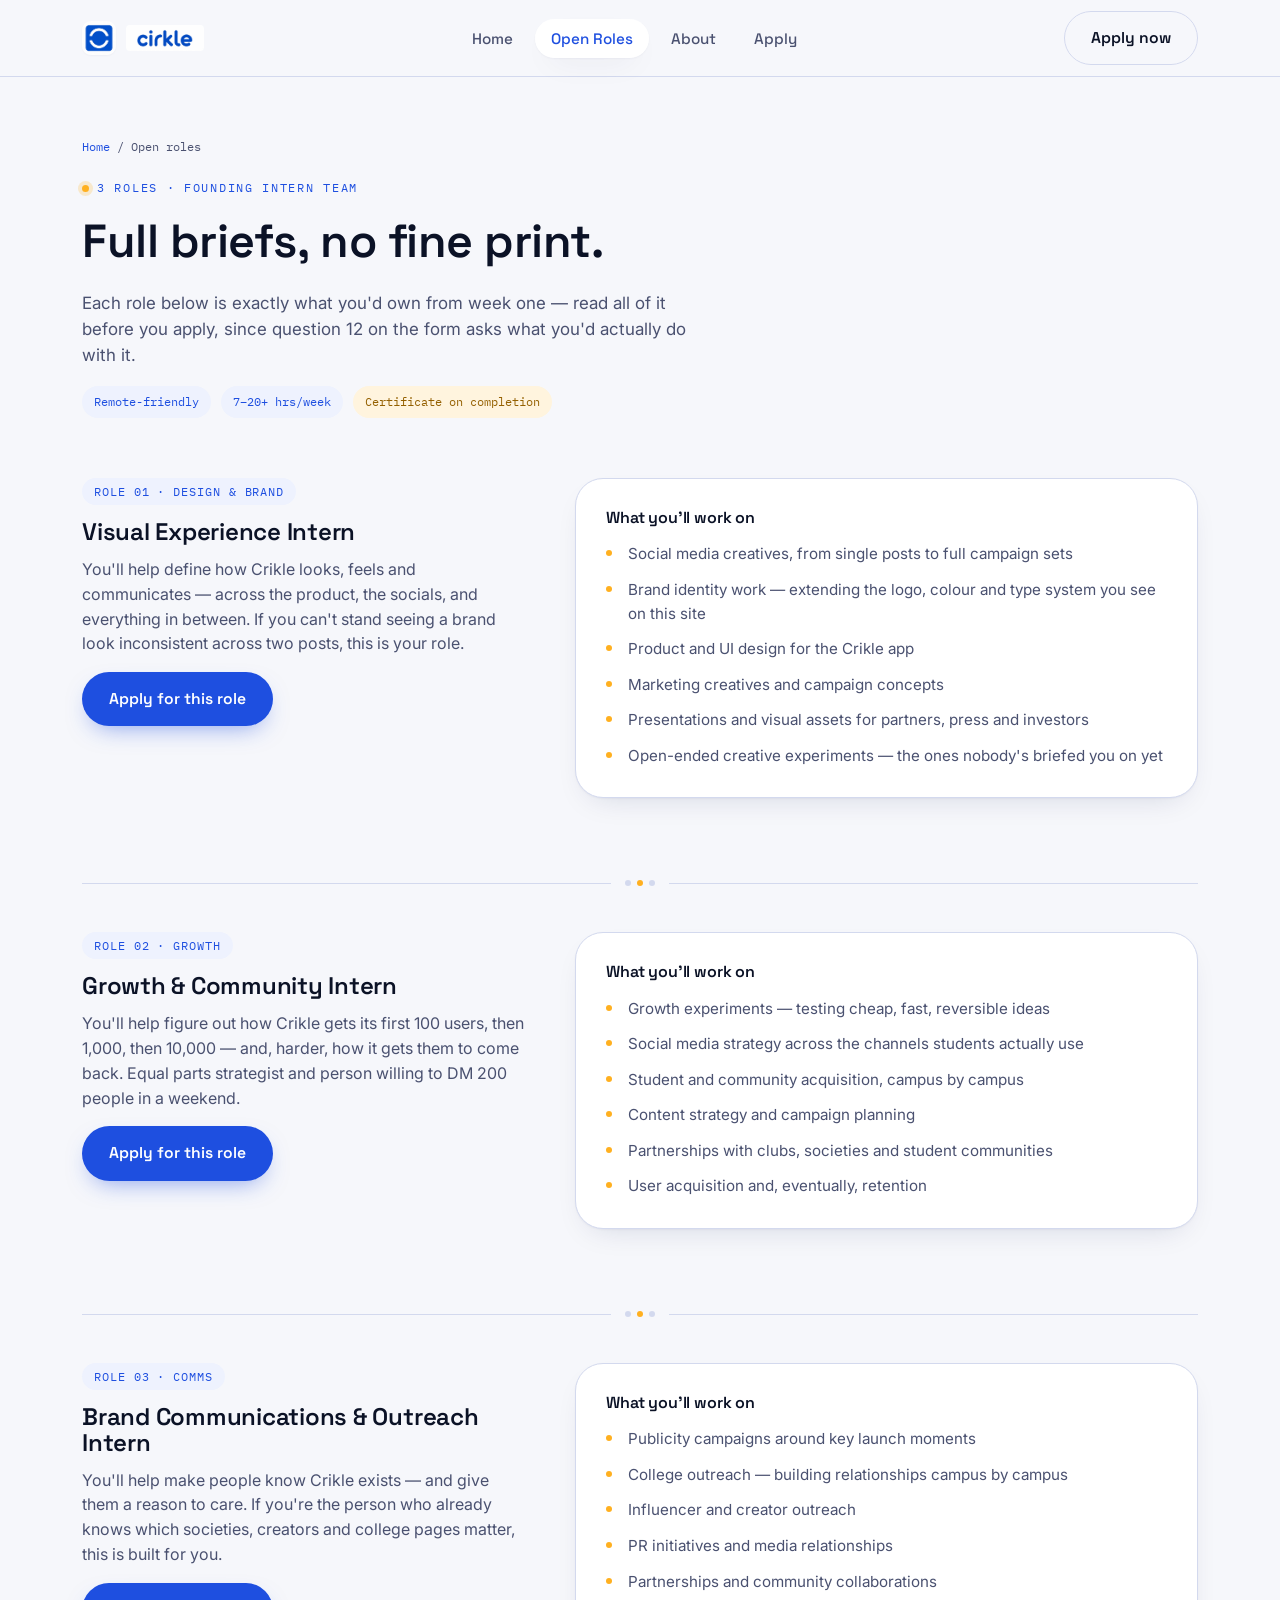
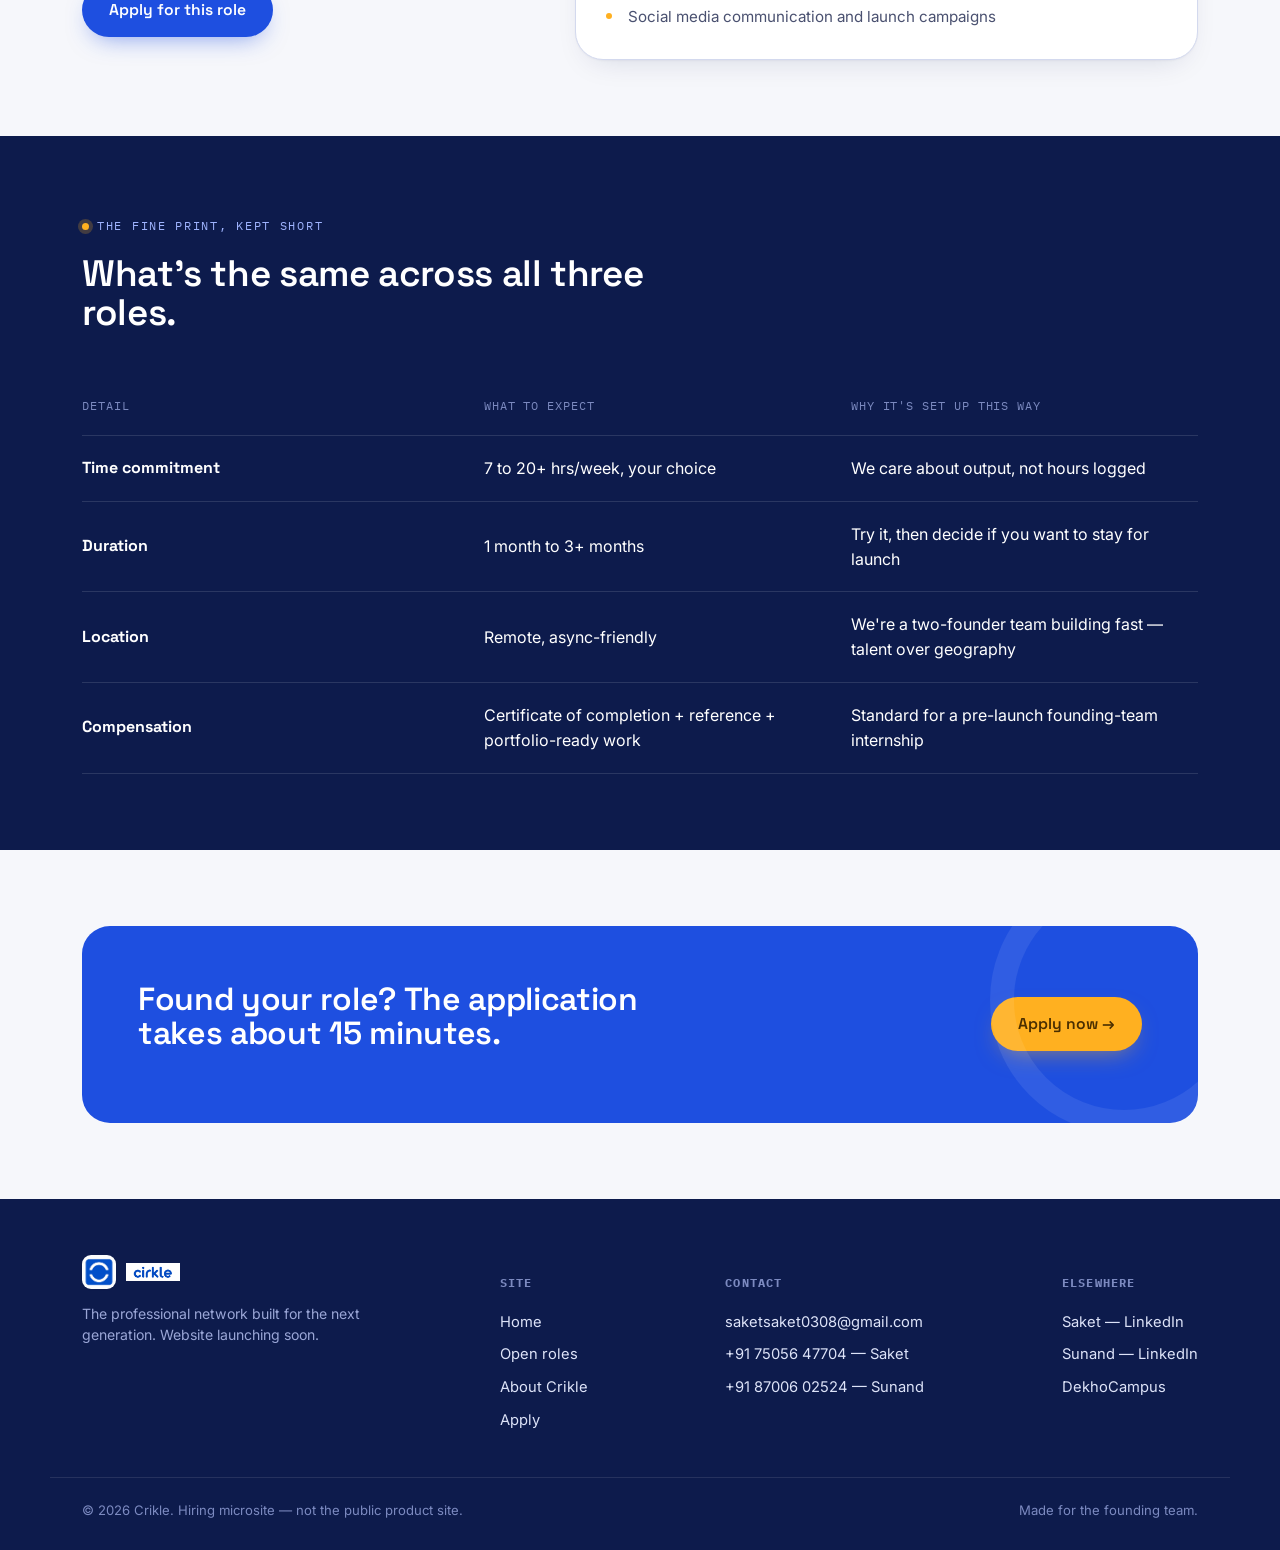
<file: roles.html>
<!DOCTYPE html>
<html lang="en">
<head>
<meta charset="UTF-8">
<meta name="viewport" content="width=device-width, initial-scale=1.0">
<title>Open Roles — Crikle Internships</title>
<meta name="description" content="Full role briefs for Crikle's founding intern team: Visual Experience, Growth & Community, and Brand Communications & Outreach.">
<link rel="icon" href="assets/crikle-icon.jpg">
<link rel="stylesheet" href="assets/styles.css">
</head>
<body>

<nav class="site-nav">
  <div class="wrap">
    <a href="index.html" class="brand">
      <span class="brand-mark"><img src="assets/crikle-icon.jpg" alt=""></span>
      <img src="assets/crikle-wordmark.jpg" alt="Crikle" class="brand-word">
    </a>
    <ul class="nav-links">
      <li><a href="index.html">Home</a></li>
      <li><a href="roles.html" class="active">Open Roles</a></li>
      <li><a href="about.html">About</a></li>
      <li><a href="apply.html">Apply</a></li>
    </ul>
    <div class="nav-cta">
      <a href="apply.html" class="btn btn-ghost">Apply now</a>
      <button class="nav-toggle" aria-label="Toggle menu" aria-expanded="false">
        <svg width="18" height="14" viewBox="0 0 18 14" fill="none"><path d="M0 1H18M0 7H18M0 13H18" stroke="#0B1226" stroke-width="1.6"/></svg>
      </button>
    </div>
  </div>
</nav>

<header class="page-hero">
  <div class="wrap">
    <div class="breadcrumb"><a href="index.html">Home</a> / Open roles</div>
    <div class="eyebrow">3 roles · founding intern team</div>
    <h1>Full briefs, no fine print.</h1>
    <p>Each role below is exactly what you'd own from week one — read all of it before you apply, since question 12 on the form asks what you'd actually do with it.</p>
    <div class="badge-row">
      <span class="badge">Remote-friendly</span>
      <span class="badge">7–20+ hrs/week</span>
      <span class="badge amber">Certificate on completion</span>
    </div>
  </div>
</header>

<section id="visual-experience" style="padding-top:20px;">
  <div class="wrap">
    <div class="grid-2" style="grid-template-columns: 1fr 1.4fr; align-items:flex-start; gap:48px;">
      <div>
        <span class="tag" style="background:#EEF2FE; color:var(--blue); font-family:'IBM Plex Mono',monospace; font-size:0.72rem; padding:6px 12px; border-radius:100px; text-transform:uppercase; letter-spacing:.08em;">Role 01 · Design &amp; Brand</span>
        <h2 style="margin-top:16px;">Visual Experience Intern</h2>
        <p>You'll help define how Crikle looks, feels and communicates — across the product, the socials, and everything in between. If you can't stand seeing a brand look inconsistent across two posts, this is your role.</p>
        <a href="apply.html" class="btn btn-primary">Apply for this role</a>
      </div>
      <div class="card">
        <h4>What you'll work on</h4>
        <ul style="display:flex; flex-direction:column; gap:12px; margin-top:16px;">
          <li style="padding-left:22px; position:relative; font-size:0.95rem; color:var(--ink-soft);"><span style="position:absolute; left:0; top:8px; width:6px; height:6px; border-radius:50%; background:var(--amber);"></span>Social media creatives, from single posts to full campaign sets</li>
          <li style="padding-left:22px; position:relative; font-size:0.95rem; color:var(--ink-soft);"><span style="position:absolute; left:0; top:8px; width:6px; height:6px; border-radius:50%; background:var(--amber);"></span>Brand identity work — extending the logo, colour and type system you see on this site</li>
          <li style="padding-left:22px; position:relative; font-size:0.95rem; color:var(--ink-soft);"><span style="position:absolute; left:0; top:8px; width:6px; height:6px; border-radius:50%; background:var(--amber);"></span>Product and UI design for the Crikle app</li>
          <li style="padding-left:22px; position:relative; font-size:0.95rem; color:var(--ink-soft);"><span style="position:absolute; left:0; top:8px; width:6px; height:6px; border-radius:50%; background:var(--amber);"></span>Marketing creatives and campaign concepts</li>
          <li style="padding-left:22px; position:relative; font-size:0.95rem; color:var(--ink-soft);"><span style="position:absolute; left:0; top:8px; width:6px; height:6px; border-radius:50%; background:var(--amber);"></span>Presentations and visual assets for partners, press and investors</li>
          <li style="padding-left:22px; position:relative; font-size:0.95rem; color:var(--ink-soft);"><span style="position:absolute; left:0; top:8px; width:6px; height:6px; border-radius:50%; background:var(--amber);"></span>Open-ended creative experiments — the ones nobody's briefed you on yet</li>
        </ul>
      </div>
    </div>
  </div>
</section>

<div class="wrap"><div class="divider-orbit"><div class="line"></div><div class="dots"><span></span><span></span><span></span></div><div class="line"></div></div></div>

<section id="growth-community" style="padding-top:0;">
  <div class="wrap">
    <div class="grid-2" style="grid-template-columns: 1fr 1.4fr; align-items:flex-start; gap:48px;">
      <div>
        <span class="tag" style="background:#EEF2FE; color:var(--blue); font-family:'IBM Plex Mono',monospace; font-size:0.72rem; padding:6px 12px; border-radius:100px; text-transform:uppercase; letter-spacing:.08em;">Role 02 · Growth</span>
        <h2 style="margin-top:16px;">Growth &amp; Community Intern</h2>
        <p>You'll help figure out how Crikle gets its first 100 users, then 1,000, then 10,000 — and, harder, how it gets them to come back. Equal parts strategist and person willing to DM 200 people in a weekend.</p>
        <a href="apply.html" class="btn btn-primary">Apply for this role</a>
      </div>
      <div class="card">
        <h4>What you'll work on</h4>
        <ul style="display:flex; flex-direction:column; gap:12px; margin-top:16px;">
          <li style="padding-left:22px; position:relative; font-size:0.95rem; color:var(--ink-soft);"><span style="position:absolute; left:0; top:8px; width:6px; height:6px; border-radius:50%; background:var(--amber);"></span>Growth experiments — testing cheap, fast, reversible ideas</li>
          <li style="padding-left:22px; position:relative; font-size:0.95rem; color:var(--ink-soft);"><span style="position:absolute; left:0; top:8px; width:6px; height:6px; border-radius:50%; background:var(--amber);"></span>Social media strategy across the channels students actually use</li>
          <li style="padding-left:22px; position:relative; font-size:0.95rem; color:var(--ink-soft);"><span style="position:absolute; left:0; top:8px; width:6px; height:6px; border-radius:50%; background:var(--amber);"></span>Student and community acquisition, campus by campus</li>
          <li style="padding-left:22px; position:relative; font-size:0.95rem; color:var(--ink-soft);"><span style="position:absolute; left:0; top:8px; width:6px; height:6px; border-radius:50%; background:var(--amber);"></span>Content strategy and campaign planning</li>
          <li style="padding-left:22px; position:relative; font-size:0.95rem; color:var(--ink-soft);"><span style="position:absolute; left:0; top:8px; width:6px; height:6px; border-radius:50%; background:var(--amber);"></span>Partnerships with clubs, societies and student communities</li>
          <li style="padding-left:22px; position:relative; font-size:0.95rem; color:var(--ink-soft);"><span style="position:absolute; left:0; top:8px; width:6px; height:6px; border-radius:50%; background:var(--amber);"></span>User acquisition and, eventually, retention</li>
        </ul>
      </div>
    </div>
  </div>
</section>

<div class="wrap"><div class="divider-orbit"><div class="line"></div><div class="dots"><span></span><span></span><span></span></div><div class="line"></div></div></div>

<section id="brand-outreach" style="padding-top:0;">
  <div class="wrap">
    <div class="grid-2" style="grid-template-columns: 1fr 1.4fr; align-items:flex-start; gap:48px;">
      <div>
        <span class="tag" style="background:#EEF2FE; color:var(--blue); font-family:'IBM Plex Mono',monospace; font-size:0.72rem; padding:6px 12px; border-radius:100px; text-transform:uppercase; letter-spacing:.08em;">Role 03 · Comms</span>
        <h2 style="margin-top:16px;">Brand Communications &amp; Outreach Intern</h2>
        <p>You'll help make people know Crikle exists — and give them a reason to care. If you're the person who already knows which societies, creators and college pages matter, this is built for you.</p>
        <a href="apply.html" class="btn btn-primary">Apply for this role</a>
      </div>
      <div class="card">
        <h4>What you'll work on</h4>
        <ul style="display:flex; flex-direction:column; gap:12px; margin-top:16px;">
          <li style="padding-left:22px; position:relative; font-size:0.95rem; color:var(--ink-soft);"><span style="position:absolute; left:0; top:8px; width:6px; height:6px; border-radius:50%; background:var(--amber);"></span>Publicity campaigns around key launch moments</li>
          <li style="padding-left:22px; position:relative; font-size:0.95rem; color:var(--ink-soft);"><span style="position:absolute; left:0; top:8px; width:6px; height:6px; border-radius:50%; background:var(--amber);"></span>College outreach — building relationships campus by campus</li>
          <li style="padding-left:22px; position:relative; font-size:0.95rem; color:var(--ink-soft);"><span style="position:absolute; left:0; top:8px; width:6px; height:6px; border-radius:50%; background:var(--amber);"></span>Influencer and creator outreach</li>
          <li style="padding-left:22px; position:relative; font-size:0.95rem; color:var(--ink-soft);"><span style="position:absolute; left:0; top:8px; width:6px; height:6px; border-radius:50%; background:var(--amber);"></span>PR initiatives and media relationships</li>
          <li style="padding-left:22px; position:relative; font-size:0.95rem; color:var(--ink-soft);"><span style="position:absolute; left:0; top:8px; width:6px; height:6px; border-radius:50%; background:var(--amber);"></span>Partnerships and community collaborations</li>
          <li style="padding-left:22px; position:relative; font-size:0.95rem; color:var(--ink-soft);"><span style="position:absolute; left:0; top:8px; width:6px; height:6px; border-radius:50%; background:var(--amber);"></span>Social media communication and launch campaigns</li>
        </ul>
      </div>
    </div>
  </div>
</section>

<section class="dark">
  <div class="wrap">
    <div class="section-head">
      <div class="eyebrow on-dark">The fine print, kept short</div>
      <h2>What's the same across all three roles.</h2>
    </div>
    <div class="trait-row head" style="color:#7C8AC0; border-color:rgba(255,255,255,0.12);">
      <span>Detail</span><span>What to expect</span><span>Why it's set up this way</span>
    </div>
    <div class="trait-row" style="border-color:rgba(255,255,255,0.12);">
      <strong>Time commitment</strong><span>7 to 20+ hrs/week, your choice</span><span>We care about output, not hours logged</span>
    </div>
    <div class="trait-row" style="border-color:rgba(255,255,255,0.12);">
      <strong>Duration</strong><span>1 month to 3+ months</span><span>Try it, then decide if you want to stay for launch</span>
    </div>
    <div class="trait-row" style="border-color:rgba(255,255,255,0.12);">
      <strong>Location</strong><span>Remote, async-friendly</span><span>We're a two-founder team building fast — talent over geography</span>
    </div>
    <div class="trait-row" style="border-color:rgba(255,255,255,0.12);">
      <strong>Compensation</strong><span>Certificate of completion + reference + portfolio-ready work</span><span>Standard for a pre-launch founding-team internship</span>
    </div>
  </div>
</section>

<section>
  <div class="wrap">
    <div class="cta-band">
      <h2>Found your role? The application takes about 15 minutes.</h2>
      <a href="apply.html" class="btn btn-amber">Apply now →</a>
    </div>
  </div>
</section>

<footer>
  <div class="wrap">
    <div class="footer-col" style="max-width:280px;">
      <div class="footer-brand">
        <span class="brand-mark"><img src="assets/crikle-icon.jpg" alt=""></span>
        <img src="assets/crikle-wordmark.jpg" alt="Crikle" style="height:18px; width:auto;">
      </div>
      <p style="color:#9AA6D6; font-size:0.88rem;">The professional network built for the next generation. Website launching soon.</p>
    </div>
    <div class="footer-col">
      <h5>Site</h5>
      <a href="index.html">Home</a>
      <a href="roles.html">Open roles</a>
      <a href="about.html">About Crikle</a>
      <a href="apply.html">Apply</a>
    </div>
    <div class="footer-col">
      <h5>Contact</h5>
      <a href="mailto:saketsaket0308@gmail.com">saketsaket0308@gmail.com</a>
      <a href="tel:7505647704">+91 75056 47704 — Saket</a>
      <a href="tel:8700602524">+91 87006 02524 — Sunand</a>
    </div>
    <div class="footer-col">
      <h5>Elsewhere</h5>
      <a href="https://www.linkedin.com/in/saket-saraswat/" target="_blank" rel="noopener">Saket — LinkedIn</a>
      <a href="https://www.linkedin.com/in/sunandgarg/" target="_blank" rel="noopener">Sunand — LinkedIn</a>
      <a href="https://dekhocampus.com/" target="_blank" rel="noopener">DekhoCampus</a>
    </div>
  </div>
  <div class="wrap footer-bottom">
    <span>© 2026 Crikle. Hiring microsite — not the public product site.</span>
    <span>Made for the founding team.</span>
  </div>
</footer>

<script src="assets/script.js"></script>
</body>
</html>
</file>
<file: assets/styles.css>
/* =========================================================
   CRIKLE — Hiring Site
   Token system
   Colors:   --ink #0B1226 (text) · --paper #F6F7FB (bg)
             --blue #1E4FE0 (primary/brand) · --deep #0D1B4C (dark section)
             --amber #FFB020 (accent/CTA) · --mist #E4E8F5 (hairline/cards)
   Type:     Display  = 'Space Grotesk'   (headlines, nav, buttons)
             Body     = 'Inter'           (paragraphs, labels)
             Utility  = 'IBM Plex Mono'   (eyebrows, tags, meta, numerals)
   ========================================================= */

@import url('https://fonts.googleapis.com/css2?family=Space+Grotesk:wght@400;500;600;700&family=Inter:wght@400;500;600&family=IBM+Plex+Mono:wght@400;500;600&display=swap');

:root{
  --ink: #0B1226;
  --ink-soft: #4A5170;
  --paper: #F6F7FB;
  --paper-raised: #FFFFFF;
  --blue: #1E4FE0;
  --blue-dim: #4368E8;
  --deep: #0D1B4C;
  --deep-raised: #14245F;
  --amber: #FFB020;
  --amber-ink: #4A2E00;
  --mist: #E1E6F5;
  --mist-line: #D3D9EE;

  --radius-lg: 28px;
  --radius-md: 18px;
  --radius-sm: 10px;

  --shadow-card: 0 1px 2px rgba(13,27,76,0.04), 0 12px 32px -16px rgba(13,27,76,0.18);
  --shadow-pop: 0 20px 60px -20px rgba(13,27,76,0.35);

  --maxw: 1180px;
}

*{ box-sizing: border-box; }
html{ scroll-behavior: smooth; }
body{
  margin:0;
  background: var(--paper);
  color: var(--ink);
  font-family: 'Inter', system-ui, sans-serif;
  font-size: 16px;
  line-height: 1.55;
  -webkit-font-smoothing: antialiased;
}
img{ max-width:100%; display:block; }
a{ color: inherit; text-decoration: none; }
h1,h2,h3,h4{
  font-family: 'Space Grotesk', 'Inter', sans-serif;
  font-weight: 600;
  line-height: 1.08;
  letter-spacing: -0.01em;
  margin: 0 0 0.5em;
}
p{ margin: 0 0 1em; color: var(--ink-soft); }
ul{ margin:0; padding:0; list-style:none; }
button, input, select, textarea{ font-family: inherit; font-size: 1em; }

.wrap{
  max-width: var(--maxw);
  margin: 0 auto;
  padding: 0 32px;
}

.eyebrow{
  font-family: 'IBM Plex Mono', monospace;
  font-size: 0.76rem;
  letter-spacing: 0.14em;
  text-transform: uppercase;
  color: var(--blue);
  display:inline-flex;
  align-items:center;
  gap: 8px;
  margin-bottom: 18px;
}
.eyebrow::before{
  content:"";
  width:7px; height:7px;
  border-radius: 50%;
  background: var(--amber);
  box-shadow: 0 0 0 4px rgba(255,176,32,0.22);
}
.eyebrow.on-dark{ color: #9FB4FF; }

/* ---------- Buttons ---------- */
.btn{
  display: inline-flex;
  align-items:center;
  justify-content:center;
  gap:10px;
  font-family: 'Space Grotesk', sans-serif;
  font-weight: 600;
  font-size: 0.98rem;
  padding: 14px 26px;
  border-radius: 100px;
  border: 1px solid transparent;
  cursor:pointer;
  transition: transform .18s ease, box-shadow .18s ease, background .18s ease, color .18s ease;
  white-space: nowrap;
}
.btn:active{ transform: translateY(1px); }
.btn-primary{ background: var(--blue); color: #fff; box-shadow: 0 10px 24px -10px rgba(30,79,224,0.55); }
.btn-primary:hover{ background:#1A45CC; box-shadow: 0 14px 30px -10px rgba(30,79,224,0.6); }
.btn-amber{ background: var(--amber); color: var(--amber-ink); box-shadow: 0 10px 24px -10px rgba(255,176,32,0.55); }
.btn-amber:hover{ background:#FFC04D; }
.btn-ghost{ background: transparent; color: var(--ink); border-color: var(--mist-line); }
.btn-ghost:hover{ border-color: var(--blue); color: var(--blue); }
.btn-ghost.on-dark{ color:#fff; border-color: rgba(255,255,255,0.28); }
.btn-ghost.on-dark:hover{ border-color:#fff; }
.btn-block{ width:100%; }
.btn[disabled]{ opacity:.45; cursor:not-allowed; }

/* ---------- Nav ---------- */
.site-nav{
  position: sticky; top:0; z-index: 50;
  background: rgba(246,247,251,0.86);
  backdrop-filter: blur(10px);
  border-bottom: 1px solid var(--mist-line);
}
.site-nav .wrap{
  display:flex; align-items:center; justify-content:space-between;
  height: 76px;
}
.brand{ display:flex; align-items:center; gap:10px; }
.brand img{ height: 26px; width:auto; border-radius:4px; }
.brand-mark{
  width:34px; height:34px; border-radius: 9px; overflow:hidden;
  flex-shrink:0; box-shadow: var(--shadow-card);
}
.brand-mark img{ height:100%; width:100%; object-fit:cover; }
.brand-word{ height:20px; width:auto; }

.nav-links{ display:flex; align-items:center; gap: 6px; }
.nav-links a{
  font-family:'Space Grotesk', sans-serif;
  font-weight:500; font-size:0.95rem;
  color: var(--ink-soft);
  padding: 10px 16px;
  border-radius: 100px;
  transition: background .16s ease, color .16s ease;
}
.nav-links a:hover{ color: var(--ink); background: var(--mist); }
.nav-links a.active{ color: var(--blue); background: #fff; box-shadow: var(--shadow-card); }
.nav-cta{ display:flex; align-items:center; gap:10px; }
.nav-toggle{ display:none; }

/* ---------- Hero / orbit signature ---------- */
.hero{
  position:relative;
  overflow:hidden;
  padding: 88px 0 64px;
}
.hero .wrap{
  display:grid;
  grid-template-columns: 1.05fr 0.95fr;
  gap: 40px;
  align-items:center;
}
.hero h1{
  font-size: clamp(2.4rem, 4.4vw, 3.6rem);
  color: var(--ink);
}
.hero h1 em{
  font-style:normal;
  color: var(--blue);
  position:relative;
}
.hero-sub{ font-size: 1.12rem; max-width: 46ch; }
.hero-actions{ display:flex; gap:14px; margin-top: 30px; flex-wrap:wrap; }
.hero-meta{
  display:flex; gap:28px; margin-top:46px; flex-wrap:wrap;
}
.hero-meta div{ font-family:'IBM Plex Mono', monospace; }
.hero-meta strong{ display:block; font-size:1.5rem; color:var(--ink); font-family:'Space Grotesk',sans-serif; }
.hero-meta span{ font-size:0.76rem; letter-spacing:.06em; text-transform:uppercase; color: var(--ink-soft); }

/* orbit graphic */
.orbit-stage{
  position:relative;
  aspect-ratio: 1/1;
  max-width: 480px;
  margin: 0 auto;
}
.orbit-ring{
  position:absolute; inset:0;
  border-radius:50%;
  border: 1.5px dashed var(--mist-line);
}
.orbit-ring.r2{ inset: 12%; }
.orbit-ring.r3{ inset: 26%; }
.orbit-core{
  position:absolute; inset:40%;
  border-radius:50%;
  background: linear-gradient(145deg, var(--blue), #123AA8);
  box-shadow: 0 20px 50px -14px rgba(30,79,224,0.6);
  display:flex; align-items:center; justify-content:center;
}
.orbit-core img{ width: 46%; }
.orbit-spin{ position:absolute; inset:0; animation: spin 26s linear infinite; }
.orbit-spin.rev{ animation-direction: reverse; animation-duration: 34s; }
.orbit-spin.r2{ inset:12%; animation-duration: 20s; }
.orbit-spin.r3{ inset:26%; animation-duration: 15s; animation-direction: reverse; }
.node{
  position:absolute;
  width: 40px; height:40px;
  border-radius: 50%;
  background:#fff;
  box-shadow: var(--shadow-card);
  display:flex; align-items:center; justify-content:center;
  font-family:'IBM Plex Mono',monospace;
  font-size:0.7rem; font-weight:600; color: var(--blue);
  border: 1px solid var(--mist-line);
}
.node.top{ top:-20px; left:50%; transform:translateX(-50%); }
.node.mid{ top:50%; right:-20px; transform:translateY(-50%); background: var(--amber); color: var(--amber-ink); border-color: transparent; }
.node.bot{ bottom:-18px; left:18%; }
@keyframes spin{ from{ transform: rotate(0deg);} to{ transform: rotate(360deg);} }
@media (prefers-reduced-motion: reduce){
  .orbit-spin{ animation: none; }
}

/* ---------- Sections ---------- */
section{ padding: 76px 0; }
.section-head{ max-width: 640px; margin-bottom: 44px; }
.section-head h2{ font-size: clamp(1.7rem, 3vw, 2.3rem); }
.dark{ background: var(--deep); color:#fff; }
.dark p{ color: #B9C4EA; }
.dark h2, .dark h3, .dark h4{ color:#fff; }

.divider-orbit{
  display:flex; align-items:center; gap:14px;
  padding: 6px 0 46px;
  color: var(--mist-line);
}
.divider-orbit .line{ flex:1; height:1px; background: var(--mist-line); }
.divider-orbit .dots{ display:flex; gap:6px; }
.divider-orbit .dots span{ width:6px; height:6px; border-radius:50%; background: var(--mist-line); }
.divider-orbit .dots span:nth-child(2){ background: var(--amber); }

/* ---------- Cards / grid ---------- */
.grid-3{ display:grid; grid-template-columns: repeat(3, 1fr); gap: 24px; }
.grid-2{ display:grid; grid-template-columns: repeat(2, 1fr); gap: 24px; }

.card{
  background: var(--paper-raised);
  border: 1px solid var(--mist-line);
  border-radius: var(--radius-lg);
  padding: 30px;
  box-shadow: var(--shadow-card);
  transition: transform .2s ease, box-shadow .2s ease;
}
.card:hover{ transform: translateY(-4px); box-shadow: var(--shadow-pop); }

.role-card .tag{
  font-family:'IBM Plex Mono', monospace;
  font-size:0.7rem; letter-spacing:.08em; text-transform:uppercase;
  color: var(--blue);
  background: #EEF2FE;
  padding: 6px 12px; border-radius: 100px;
  display:inline-block; margin-bottom:18px;
}
.role-icon{
  width:52px; height:52px; border-radius: 16px;
  background: var(--deep); color:#fff;
  display:flex; align-items:center; justify-content:center;
  margin-bottom:20px;
}
.role-card h3{ font-size: 1.28rem; }
.role-card ul{ margin-top:16px; display:flex; flex-direction:column; gap:9px; }
.role-card li{
  font-size: 0.92rem; color: var(--ink-soft);
  padding-left: 20px; position:relative;
}
.role-card li::before{
  content:""; position:absolute; left:0; top:8px;
  width:6px; height:6px; border-radius:50%; background: var(--amber);
}
.role-card .btn{ margin-top:22px; }

.why-item{ display:flex; gap:16px; align-items:flex-start; }
.why-icon{
  flex-shrink:0; width:44px; height:44px; border-radius:13px;
  background: #EEF2FE; color:var(--blue);
  display:flex; align-items:center; justify-content:center;
}
.why-item h4{ font-size:1.05rem; margin-bottom:6px; }
.why-item p{ font-size:0.92rem; margin:0; }

/* ---------- Founders ---------- */
.founder-card{ display:flex; gap:20px; align-items:flex-start; }
.founder-avatar{
  width:64px; height:64px; border-radius:18px; flex-shrink:0;
  background: linear-gradient(150deg, var(--blue), var(--deep));
  color:#fff; display:flex; align-items:center; justify-content:center;
  font-family:'Space Grotesk',sans-serif; font-weight:700; font-size:1.3rem;
}
.founder-card h4{ font-size:1.12rem; margin-bottom:2px; }
.founder-role{ font-family:'IBM Plex Mono',monospace; font-size:0.74rem; color:var(--blue); text-transform:uppercase; letter-spacing:.06em; margin-bottom:10px; display:block; }
.founder-links{ display:flex; gap:10px; margin-top:14px; }
.founder-links a{
  font-size:0.82rem; font-weight:500; padding:7px 13px; border-radius:100px;
  border:1px solid var(--mist-line); font-family:'Space Grotesk',sans-serif;
}
.founder-links a:hover{ border-color: var(--blue); color:var(--blue); }

/* ---------- CTA band ---------- */
.cta-band{
  background: var(--blue);
  border-radius: var(--radius-lg);
  padding: 56px;
  display:flex; align-items:center; justify-content:space-between;
  gap: 30px; flex-wrap:wrap;
  color:#fff;
  position:relative; overflow:hidden;
}
.cta-band h2{ color:#fff; font-size: clamp(1.5rem,3vw,2rem); max-width:26ch; }
.cta-band::after{
  content:""; position:absolute; right:-60px; top:-60px;
  width:220px; height:220px; border-radius:50%;
  border: 24px solid rgba(255,255,255,0.08);
}

/* ---------- Footer ---------- */
footer{ background: var(--deep); color:#B9C4EA; padding: 56px 0 30px; }
footer .wrap{ display:flex; justify-content:space-between; gap:30px; flex-wrap:wrap; }
.footer-brand{ display:flex; align-items:center; gap:10px; margin-bottom:14px; }
.footer-col h5{
  font-family:'IBM Plex Mono',monospace; font-size:0.72rem; letter-spacing:.1em;
  text-transform:uppercase; color:#7C8AC0; margin-bottom:14px;
}
.footer-col a{ display:block; color:#DDE3F8; font-size:0.92rem; padding:5px 0; }
.footer-col a:hover{ color:#fff; }
.footer-bottom{
  border-top: 1px solid rgba(255,255,255,0.1); margin-top:40px; padding-top:22px;
  font-size:0.82rem; color:#7C8AC0;
  display:flex; justify-content:space-between; flex-wrap:wrap; gap:10px;
}

/* ---------- Page hero (secondary pages) ---------- */
.page-hero{ padding: 60px 0 40px; }
.page-hero h1{ font-size: clamp(2rem,4vw,2.9rem); max-width: 18ch; }
.page-hero p{ max-width: 56ch; font-size:1.06rem; }
.breadcrumb{
  font-family:'IBM Plex Mono',monospace; font-size:0.78rem; color: var(--ink-soft);
  margin-bottom: 18px;
}
.breadcrumb a{ color: var(--blue); }

/* ---------- Timeline (process) ---------- */
.timeline{ display:flex; flex-direction:column; gap:0; }
.timeline-item{
  display:grid; grid-template-columns: 64px 1fr; gap:20px;
  padding: 26px 0; border-bottom: 1px solid var(--mist-line);
}
.timeline-item:last-child{ border-bottom:none; }
.timeline-num{
  font-family:'Space Grotesk',sans-serif; font-weight:700; font-size:1.6rem;
  color: var(--mist-line);
}
.timeline-item.active .timeline-num{ color: var(--blue); }
.timeline-item h4{ font-size:1.08rem; margin-bottom:6px; }
.timeline-item p{ margin:0; font-size:0.94rem; }

/* ---------- Table (values / traits) ---------- */
.trait-row{
  display:grid; grid-template-columns: 1.1fr 1fr 1fr; gap:20px;
  padding: 20px 0; border-bottom:1px solid var(--mist-line); align-items:center;
}
.trait-row.head{ font-family:'IBM Plex Mono',monospace; font-size:0.72rem; letter-spacing:.08em; text-transform:uppercase; color: var(--ink-soft); }
.trait-row strong{ font-family:'Space Grotesk',sans-serif; }

/* ---------- Forms ---------- */
.form-card{
  background:#fff; border:1px solid var(--mist-line); border-radius: var(--radius-lg);
  padding: 40px; box-shadow: var(--shadow-card);
}
.form-section{ margin-bottom: 38px; }
.form-section:last-child{ margin-bottom:0; }
.form-section-title{
  font-family:'Space Grotesk',sans-serif; font-weight:600; font-size:1.02rem;
  display:flex; align-items:center; gap:10px; margin-bottom:6px;
}
.form-section-title .idx{
  font-family:'IBM Plex Mono',monospace; font-size:0.72rem; color:#fff;
  background: var(--blue); width:22px; height:22px; border-radius:6px;
  display:flex; align-items:center; justify-content:center;
}
.form-section-sub{ font-size:0.86rem; color: var(--ink-soft); margin-bottom:20px; }
.field{ margin-bottom: 20px; }
.field label{
  display:block; font-size:0.88rem; font-weight:600; margin-bottom:8px;
  font-family:'Space Grotesk',sans-serif;
}
.field .hint{ font-weight:400; color: var(--ink-soft); font-size:0.82rem; }
.field input[type=text], .field input[type=email], .field input[type=tel], .field input[type=url], .field textarea{
  width:100%; padding: 13px 15px; border-radius: var(--radius-sm);
  border:1px solid var(--mist-line); background: var(--paper);
  color: var(--ink); transition: border-color .15s ease, background .15s ease;
}
.field input:focus, .field textarea:focus{
  outline:none; border-color: var(--blue); background:#fff;
}
.field textarea{ min-height:110px; resize:vertical; font-family:'Inter',sans-serif; }
.field-row{ display:grid; grid-template-columns: 1fr 1fr; gap:16px; }

.choice-group{ display:flex; gap:10px; flex-wrap:wrap; }
.choice-pill{
  position:relative;
}
.choice-pill input{ position:absolute; opacity:0; inset:0; cursor:pointer; margin:0; }
.choice-pill span{
  display:inline-flex; align-items:center; padding: 11px 18px;
  border-radius:100px; border:1px solid var(--mist-line);
  font-size:0.88rem; font-weight:500; font-family:'Space Grotesk',sans-serif;
  color: var(--ink-soft); transition: all .15s ease; cursor:pointer;
}
.choice-pill input:checked + span{
  background: var(--blue); border-color: var(--blue); color:#fff;
}
.choice-pill input:focus-visible + span{ outline: 2px solid var(--blue); outline-offset:2px; }

.required{ color: var(--blue); }
.form-foot{ display:flex; align-items:center; justify-content:space-between; gap:20px; flex-wrap:wrap; margin-top: 30px; }
.form-note{ font-size:0.82rem; color: var(--ink-soft); max-width: 40ch; }

.status-banner{
  display:none; padding:16px 20px; border-radius: var(--radius-sm);
  background:#EEF6EE; border:1px solid #BFE3C2; color:#1F5C24;
  font-size:0.9rem; margin-bottom:24px; align-items:center; gap:10px;
}
.status-banner.show{ display:flex; }
.status-banner.error{ background:#FDECEC; border-color:#F3B9B9; color:#8A1F1F; }

/* ---------- Utility ---------- */
.mt-0{ margin-top:0; }
.center{ text-align:center; margin-left:auto; margin-right:auto; }
.badge-row{ display:flex; gap:10px; flex-wrap:wrap; margin-top:18px; }
.badge{
  font-family:'IBM Plex Mono',monospace; font-size:0.72rem; padding:7px 12px;
  border-radius:100px; background:#EEF2FE; color:var(--blue);
}
.badge.amber{ background:#FFF4DE; color:#946000; }

/* ---------- Responsive ---------- */
@media (max-width: 980px){
  .hero .wrap{ grid-template-columns: 1fr; }
  .orbit-stage{ order:-1; max-width:320px; }
  .grid-3{ grid-template-columns: 1fr 1fr; }
  .grid-2{ grid-template-columns: 1fr; }
  .field-row{ grid-template-columns: 1fr; }
  .trait-row{ grid-template-columns: 1fr; gap:4px; }
}
@media (max-width: 720px){
  .wrap{ padding: 0 20px; }
  .nav-links{
    position:fixed; inset: 76px 0 0 0; background: var(--paper);
    flex-direction:column; align-items:stretch; padding: 20px;
    transform: translateY(-8px); opacity:0; pointer-events:none;
    transition: all .2s ease;
  }
  .nav-links.open{ opacity:1; pointer-events:auto; transform:translateY(0); }
  .nav-links a{ padding:16px; font-size:1.05rem; }
  .nav-toggle{
    display:flex; align-items:center; justify-content:center;
    width:40px; height:40px; border-radius:10px; border:1px solid var(--mist-line);
    background:#fff; cursor:pointer;
  }
  .nav-cta .btn-ghost{ display:none; }
  .grid-3{ grid-template-columns: 1fr; }
  .cta-band{ padding: 36px 24px; flex-direction:column; align-items:flex-start; }
  .founder-card{ flex-direction:column; }
  footer .wrap{ flex-direction:column; }
}
</file>
